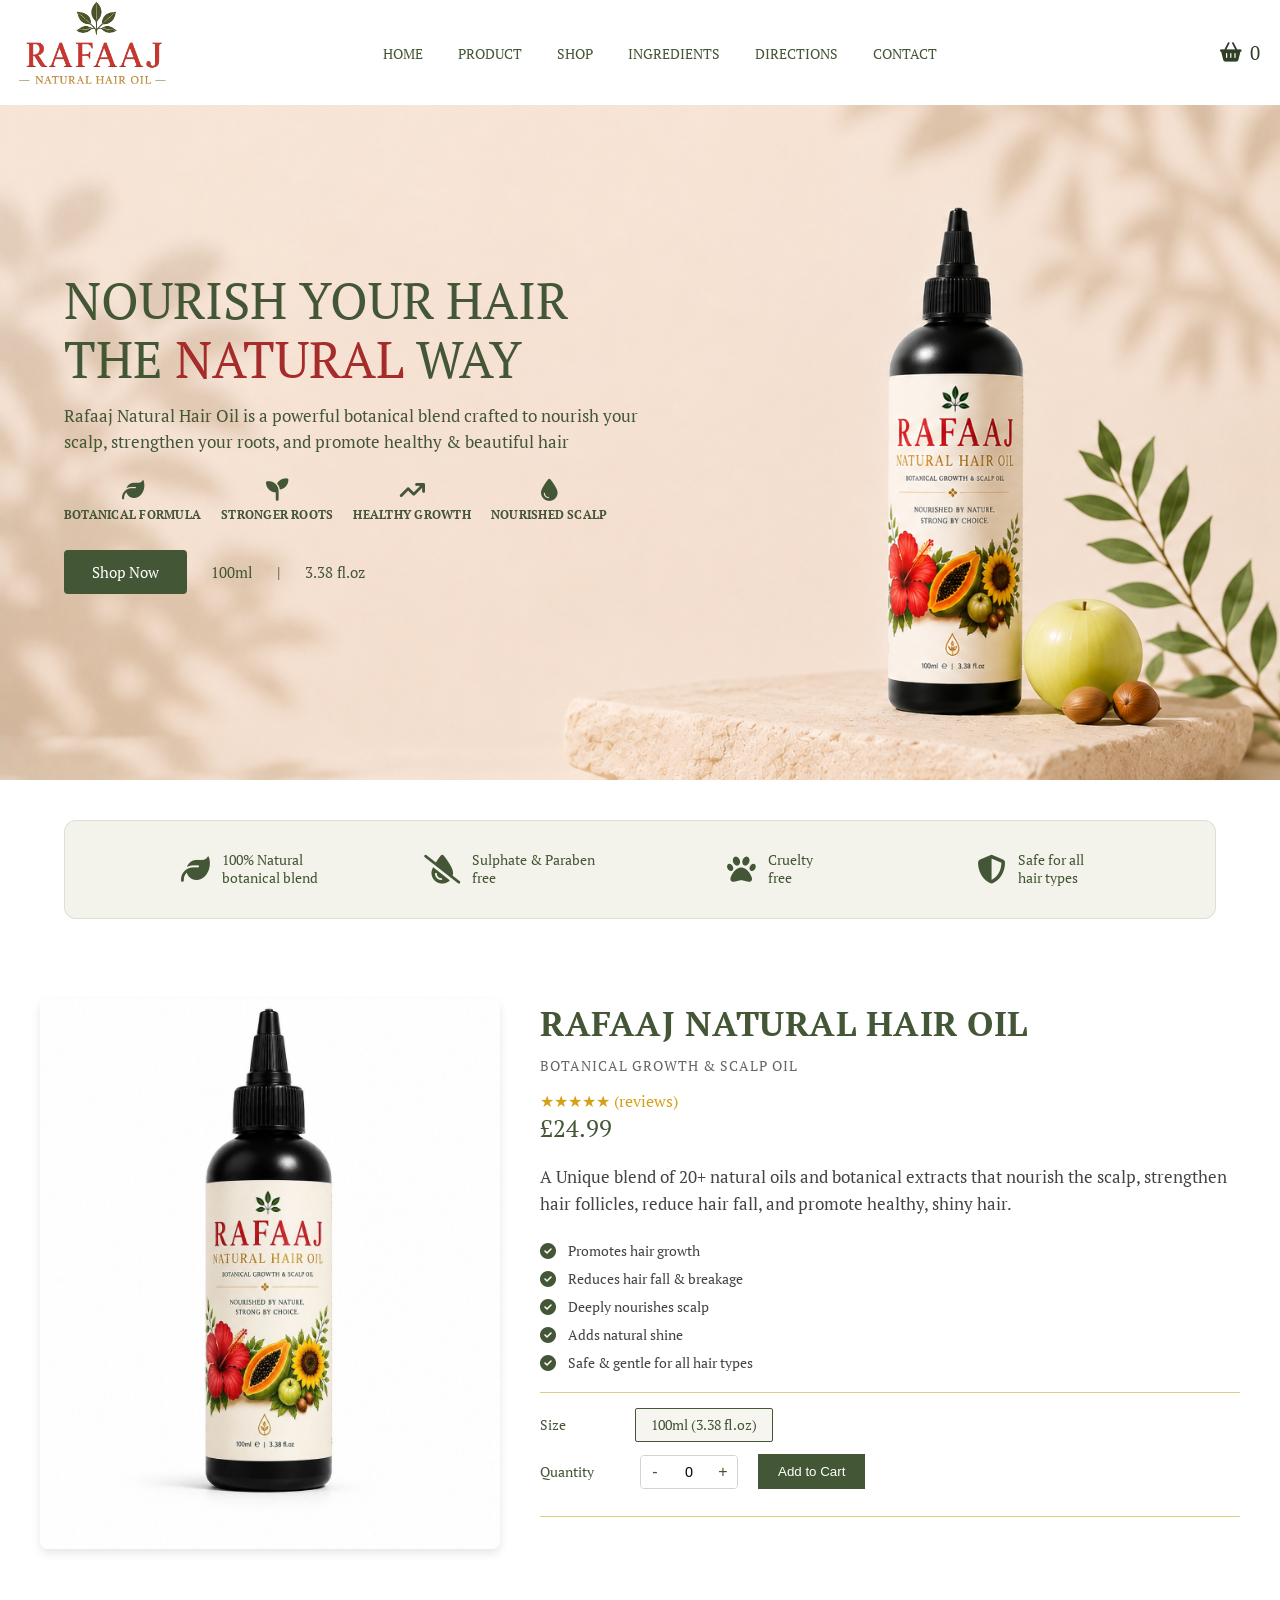
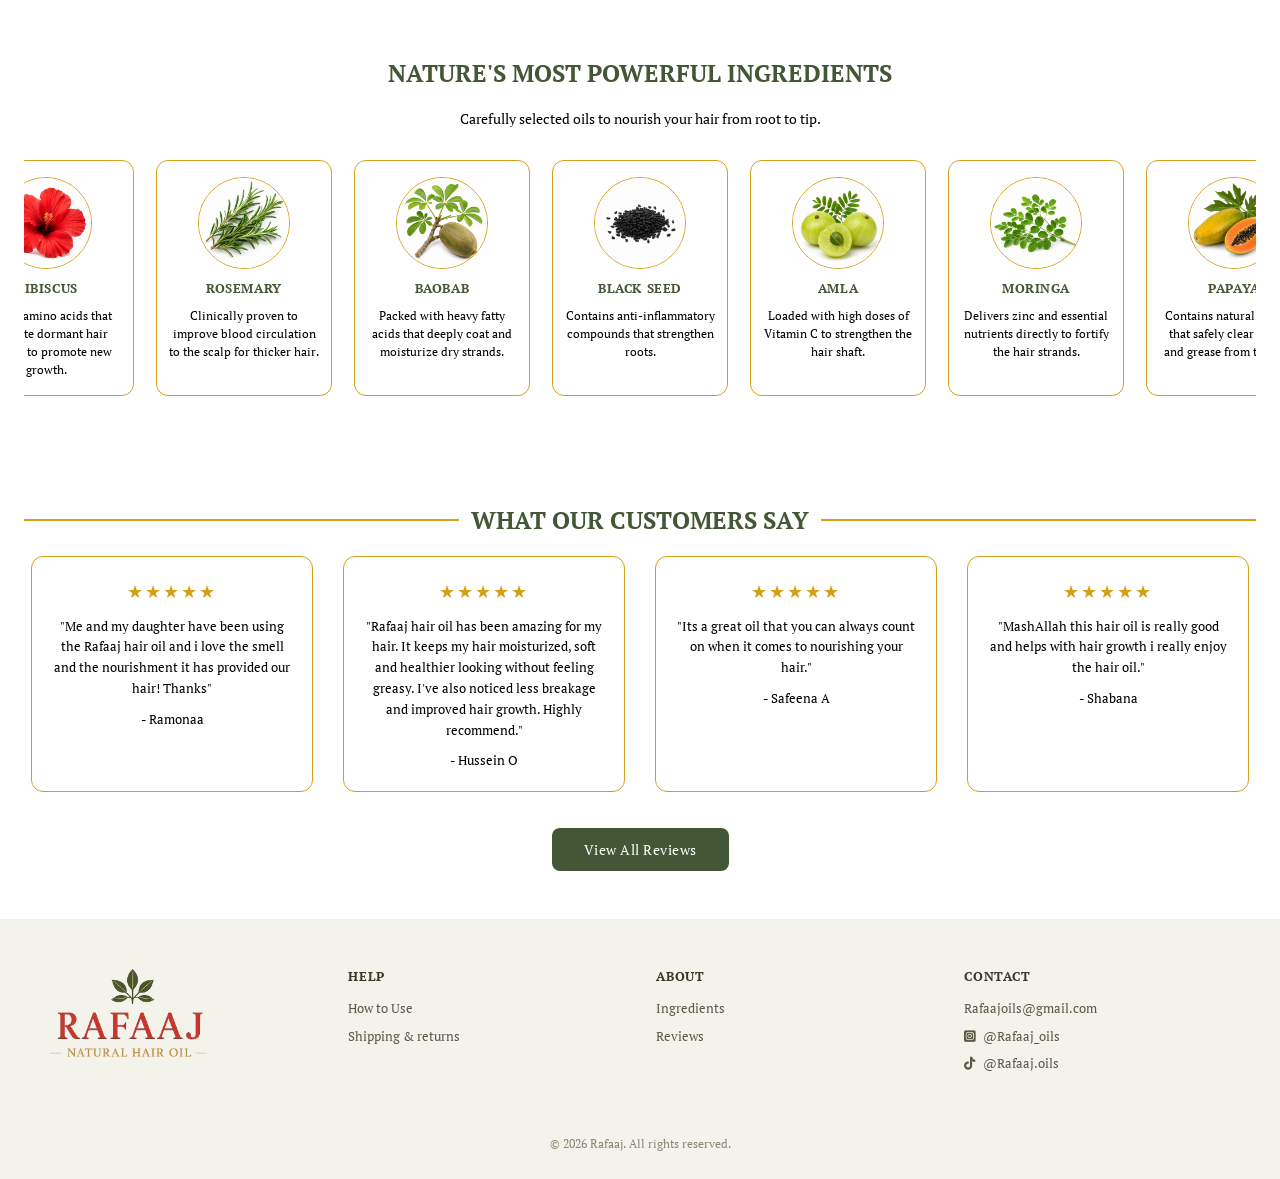
<file: index.html>
<!DOCTYPE html>
<html lang="en">
<head>
    <meta charset="UTF-8">
    <meta name="viewport" content="width=device-width, initial-scale=1.0">
    <title>Rafaaj Oil home  </title>

    <link rel="stylesheet" href="global.css">
    <link rel="stylesheet" href="components.css">
    <link rel="stylesheet" href="home.css">

    <link rel="preconnect" href="https://fonts.googleapis.com">
<link rel="preconnect" href="https://fonts.gstatic.com" crossorigin>
<link href="https://fonts.googleapis.com/css2?family=PT+Serif:ital,wght@0,400;0,700;1,400;1,700&display=swap" rel="stylesheet">
    <link rel="stylesheet" href="https://cdnjs.cloudflare.com/ajax/libs/font-awesome/6.7.2/css/all.min.css">
</head>
<body>
    
<header >
    


<nav class="nav-bar"> 

        <a href="index.html"><img src="rafaaj-logo-transparent.png" alt="Rafaaj natural hair oil logo"></a>
        <ul class="nav-links">
  <li class="close-menu-item">
    <button class="close-btn" type="button" aria-label="Close menu">
      <i class="fa-solid fa-xmark"></i>
    </button>
  </li>

  <li><a href="#hero">HOME</a></li>
  <li><a href="#product">PRODUCT</a></li>
  <li><a href="product.html#shop">SHOP</a></li>
  <li><a href="product.html#accordion">INGREDIENTS</a></li>
  <li><a href="product.html#accordion">DIRECTIONS</a></li>
  <li><a href="#footer">CONTACT</a></li>
</ul>
             <div class="nav-actions">
  <a class="nav-cart" href="cart.html">
    <i class="fa-solid fa-basket-shopping"></i>
    <span>0</span>
  </a>

  <button class="menu-btn" type="button" aria-label="Open menu">
    <i class="fa-solid fa-bars"></i>
  </button>
</div>
            </nav>
</header>

<section id="hero" >
<div class="hero-info">
<h1>NOURISH YOUR HAIR THE <span class="hero-word-natural">NATURAL</span> WAY</h1>
<h2>Rafaaj Natural Hair Oil is a powerful botanical blend crafted to nourish your scalp, strengthen your roots, and promote healthy & beautiful hair</h2>

<div class="hero-benefits">

    <div class="benefit">
        <i class="fa-solid fa-leaf"></i>
        <p>BOTANICAL FORMULA</p>
    </div>

    <div class="benefit">
        <i class="fa-solid fa-seedling"></i>
        <p>STRONGER ROOTS</p>
    </div>

    <div class="benefit">
        <i class="fa-solid fa-arrow-trend-up"></i>
        <p>HEALTHY GROWTH</p>
    </div>

    <div class="benefit">
        <i class="fa-solid fa-droplet"></i>
        <p>NOURISHED SCALP</p>
    </div>

</div>



<div class="btn-shop-now">
<a class="btn-shop-now-btn" href="product.html">Shop Now</a>
<span class="hero-measure">100ml</span>
<span class="hero-measure divider">|</span>
<span class="hero-measure">3.38 fl.oz</span>
</div>

</div>
</section>



<section class="benefits-banner">
    
    <div class="feature-item">
        <i class="fa-solid fa-leaf"></i>
        <p>100% Natural<br>botanical blend</p>
    </div>

    <div class="feature-item">
        <i class="fa-solid fa-droplet-slash"></i>
        <p>Sulphate & Paraben<br>free</p>
    </div>

    <div class="feature-item">
        <i class="fa-solid fa-paw"></i>
        <p>Cruelty<br>free</p>
    </div>

    <div class="feature-item">
        <i class="fa-solid fa-shield-halved"></i>
        <p>Safe for all<br>hair types</p>
    </div>

</section>

<section class="product-showcase" id="product">
    
    
    <div id="product-photo">
        <img src="rafaaj-photo-1.JPG" alt="product image of rafaaj hair oil in a plain white background">
        <img src="rafaaj-photo-2.JPG" alt="rafaaj hair oil shown with a bubble bath in the background and a candle and flowers on the side">
        <img src="rafaaj-photo-3.JPG" alt="rafaaj hair oil shown with flowers and fruits in the background">
        <img src="rafaaj-photo-4.JPG" alt="rafaaj hair oil shown with a woman in the back showing her hair and posing">
    </div>

<div class="all-info-product">
    <div class="product-info">
        <a class="btn-shop-now-btn" href="product.html"><h2>RAFAAJ NATURAL HAIR OIL</h2></a>

       <h3>BOTANICAL GROWTH & SCALP OIL</h3>
    
        <a class="product-review-stars" href="product.html#reviews-product-page"><p>★★★★★  (reviews)</p></a>
       <p>£24.99</p>
       <p>A Unique blend of 20+ natural oils and botanical extracts that nourish the scalp, strengthen hair follicles, reduce hair fall, and promote healthy, shiny hair.</p>
       
<div class="product-info-5">   
    <div>
        <i class="fa-solid fa-circle-check" style="color: #435635;"></i>
        <p>Promotes hair growth</p>
    </div>
    <div>
        <i class="fa-solid fa-circle-check" style="color: #435635;"></i>
        <p>Reduces hair fall & breakage</p>
    </div>
    <div>
        <i class="fa-solid fa-circle-check" style="color: #435635;"></i>
        <p>Deeply nourishes scalp</p>
    </div>
    <div>
        <i class="fa-solid fa-circle-check" style="color: #435635;"></i>
        <p>Adds natural shine</p>
    </div>
    <div>
        <i class="fa-solid fa-circle-check" style="color: #435635;"></i>
        <p>Safe & gentle for all hair types</p>
    </div>
</div>
    </div>

    <div class="product-purchase-options">
    
    <div class="options-row">
        <span class="options-label">Size</span>
        <div class="size-box">100ml (3.38 fl.oz)</div>
    </div>

    <div class="options-row buy-row">
        <span class="options-label">Quantity</span>
        
        <div class="quantity-selector">
            <button type="button" class="qty-btn">-</button>
            <input type="number" value="0" min="0" class="qty-input" autocomplete="off">
            <button type="button" class="qty-btn">+</button>
        </div>

        <button type="submit" class="btn-add-to-cart">Add to Cart</button>
    </div>

</div>
</div>

</section>



<section id="ingredients-boxes" class="ingredients-section">
    <h2>NATURE'S MOST POWERFUL INGREDIENTS</h2>
    <h3>Carefully selected oils to nourish your hair from root to tip.</h3>

    <div class="ingredients-row">
    <div>
        <img src="hibiscus-rafaaj.png" alt="plain photo of a red hibiscus flower shown in a white background">
        <h4>HIBISCUS</h4> 
        <p>Rich in amino acids that stimulate dormant hair follicles to promote new growth.</p>
    </div>

    <div>
        <img src="rosemary-rafaaj.png" alt="plain photo of rosemary shown in a white background">
        <h4>ROSEMARY</h4> 
        <p>Clinically proven to improve blood circulation to the scalp for thicker hair.</p>
    </div>

    <div>
        <img src="baobab-rafaaj.png" alt="plain photo of a Baobab plant shown in a white background">
        <h4>BAOBAB</h4> 
        <p>Packed with heavy fatty acids that deeply coat and moisturize dry strands.</p>
    </div>

    <div>
        <img src="blackseed-rafaaj.png" alt="plain photo of black seed shown in a white background">
        <h4>BLACK SEED</h4> 
        <p>Contains anti-inflammatory compounds that strengthen roots.</p>
    </div>

    <div>
        <img src="amla-rafaaj.png" alt="plain photo of an amla plant shown in a white background">
        <h4>AMLA</h4> 
        <p>Loaded with high doses of Vitamin C to strengthen the hair shaft.</p>
    </div>

    <div>
        <img src="moringa-rafaaj.png" alt="plain photo of a moringa plant shown in a white background">
        <h4>MORINGA</h4> 
        <p>Delivers zinc and essential nutrients directly to fortify the hair strands.</p>
    </div>

    <div>
        <img src="papaya-rafaaj.png" alt="plain photo of papaya shown in a white background">
        <h4>PAPAYA</h4> 
        <p>Contains natural enzymes that safely clear buildup and grease from the scalp.</p>
    </div>
 </div>
</section>

<section id="reviews">
<h2>WHAT OUR CUSTOMERS SAY</h2>

<div class="review-boxes">
 <div> 
 <p>★★★★★</p>
 <p>"Me and my daughter have been using the Rafaaj hair oil and i love the smell and the nourishment it has provided our hair! Thanks"</p>
 <p>- Ramonaa</p>
</div>

<div> 
 <p>★★★★★</p>
 <p>"Rafaaj hair oil has been amazing for my hair. It keeps my hair moisturized, soft and healthier looking without feeling greasy. I've also noticed less breakage and improved hair growth. Highly recommend."</p>
 <p>- Hussein O</p>
</div>

<div> 
 <p>★★★★★</p>
 <p>"Its a great oil that you can always count on when it comes to nourishing your hair."</p>
 <p>- Safeena A</p>
 </div>
<div> 
 <p>★★★★★</p>
 <p>"MashAllah this hair oil is really good and helps with hair growth i really enjoy the hair oil."</p>
 <p>- Shabana</p>
 </div>
</div>
<a href="product.html#reviews-product-page" class="view-reviews-btn">View All Reviews</a>
</div>
</section>

<footer id="footer">
  <div class="footer-grid">

    <div class="footer-col">
        <a href="index.html"><img src="rafaaj-logo-transparent.png" alt="Rafaaj natural hair oil logo"></a>
    </div>

    <div class="footer-col">
      <h3>Help</h3>
      <ul>
        <li><a href="product.html#accordion">How to Use</a></li>
        <li><a href="product.html#accordion">Shipping &amp; returns</a></li>
      </ul>
    </div>

    <div class="footer-col">
      <h3>About</h3>
      <ul>
        <li><a href="product.html#accordion">Ingredients</a></li>
        <li><a href="product.html#reviews-product-page">Reviews</a></li>
      </ul>
    </div>

    <div class="footer-col">
      <h3>Contact</h3>
      <p>Rafaajoils@gmail.com</p>

      <a href="https://www.instagram.com/Rafaaj_oils">
        <i class="fa-brands fa-square-instagram"></i> @Rafaaj_oils
      </a>

      <a href="https://www.tiktok.com/@Rafaaj.oils">
        <i class="fa-brands fa-tiktok"></i> @Rafaaj.oils
      </a>
    </div>

  </div>

  <hr class="footer-divider">
  <p class="footer-bottom">© 2026 Rafaaj. All rights reserved.</p>
</footer>

<script src="script.js"></script>
</body>
</html>
</file>
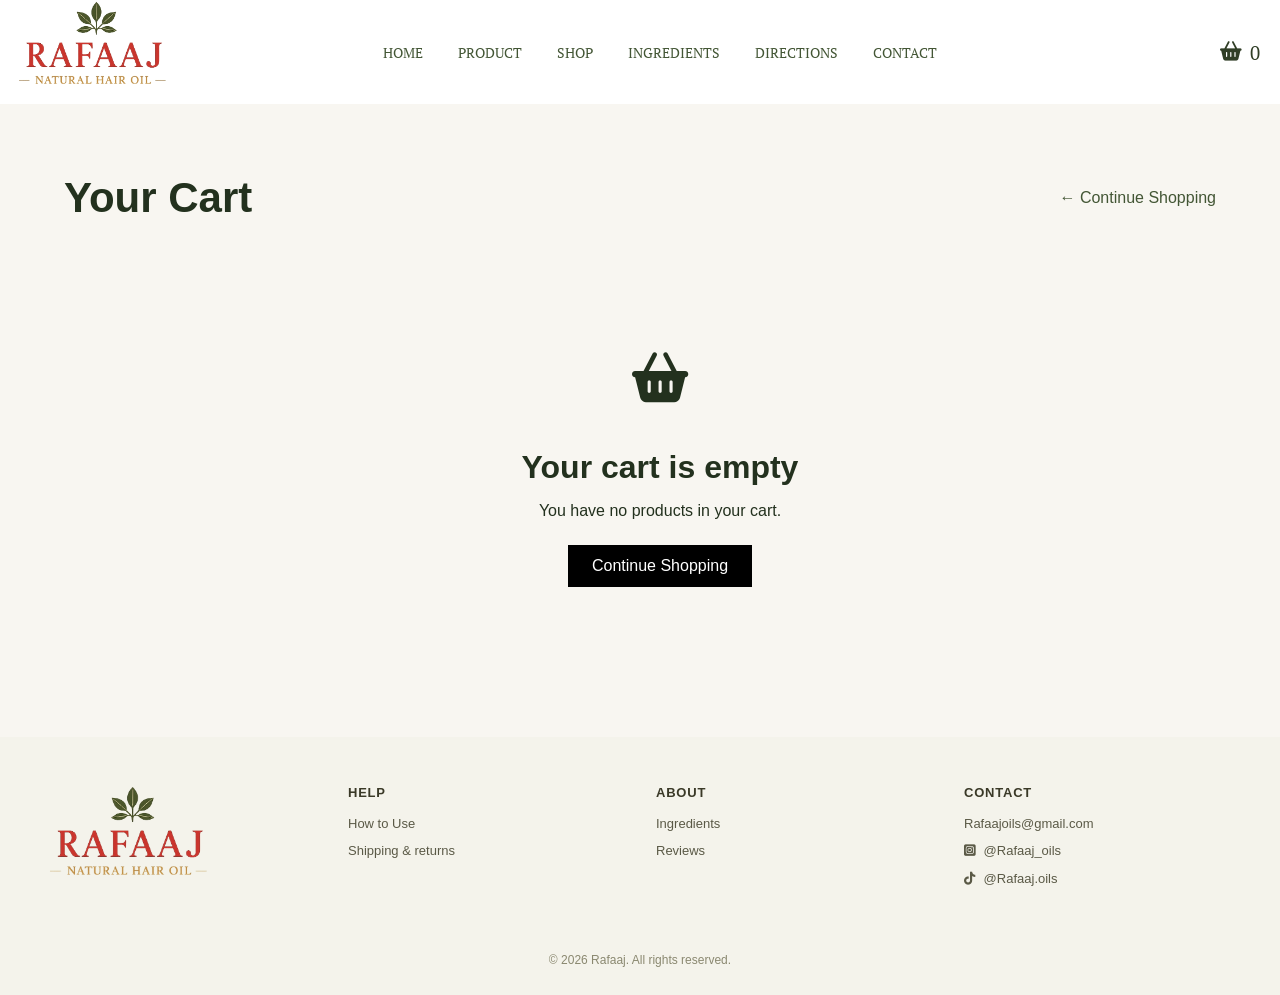
<file: cart.html>
<!DOCTYPE html>
<html lang="en">
<head>
    <meta charset="UTF-8">
    <meta name="viewport" content="width=device-width, initial-scale=1.0">
    <title>Rafaaj Oil cart  </title>

    <link rel="stylesheet" href="global.css">
    <link rel="stylesheet" href="components.css">
    <link rel="stylesheet" href="cart.css">

    <link rel="preconnect" href="https://fonts.googleapis.com">
<link rel="preconnect" href="https://fonts.gstatic.com" crossorigin>
<link href="https://fonts.googleapis.com/css2?family=PT+Serif:ital,wght@0,400;0,700;1,400;1,700&display=swap" rel="stylesheet">
    <link rel="stylesheet" href="https://cdnjs.cloudflare.com/ajax/libs/font-awesome/6.7.2/css/all.min.css">
</head>
<body>
    
<header >
    


<nav class="nav-bar"> 

        <a href="index.html"><img src="rafaaj-logo-transparent.png" alt="Rafaaj natural hair oil logo"></a>
        <ul class="nav-links">
  <li class="close-menu-item">
    <button class="close-btn" type="button" aria-label="Close menu">
      <i class="fa-solid fa-xmark"></i>
    </button>
  </li>

  <li><a href="index.html">HOME</a></li>
  <li><a href="index.html">PRODUCT</a></li>
  <li><a href="product.html#shop">SHOP</a></li>
  <li><a href="product.html#accordion">INGREDIENTS</a></li>
  <li><a href="product.html#accordion">DIRECTIONS</a></li>
  <li><a href="#footer">CONTACT</a></li>
</ul>
             <div class="nav-actions">
  <a class="nav-cart" href="cart.html">
    <i class="fa-solid fa-basket-shopping"></i>
    <span>0</span>
  </a>

  <button class="menu-btn" type="button" aria-label="Open menu">
    <i class="fa-solid fa-bars"></i>
  </button>
</div>
            </nav>
</header>





<main class="cart-page">

    <div class="cart-heading">
        <h1>Your Cart</h1>
        <a class="continue-shopping" href="product.html">← Continue Shopping</a>
    </div>

    

    <div class="cart-item">

        <div class="product-details">

            <img src="rafaaj-cart-img.jpg" alt="Rafaaj Hair Oil">

            <div class="product-info">

    <h2>Rafaaj Hair Oil</h2>

    <p class="size">100ml (3.38 fl. oz)</p>
    <P class="price-before">£24.99</P>

    <div class="stock">
        <i class="fa-solid fa-circle-check"></i>
        <p>In Stock</p>
    </div>

    <div class="remove">
        <i class="fa-regular fa-trash-can"></i>
        <p>Remove</p>
    </div>

</div>

        </div>

        <div class="quantity-selector">
            <button>-</button>

            <input type="number" value="1" min="1">

            <button>+</button>
        </div>

        <div class="price">
          
            <p>£24.99</p>
        </div>

    </div>

    <div class="cart-bottom">

        <div class="order-summary">

            <h2>Order Summary</h2>

            <div class="summary-row">
                <span>Subtotal</span>
                <span>£24.99</span>
            </div>

            <div class="summary-row">
    <span>Shipping</span>
    <span>Calculated at checkout</span>
</div>

            <div class="summary-row total">
    <span>Total</span>
    <span>£24.99 + shipping</span>
</div>

           <a href="https://buy.stripe.com/test_14A14o4pdeSU58990LbMQ00" class="checkout-btn">
    Checkout
</a>

        </div>

        <div class="discount-box hidden">

            <div class="discount-title">
                <i class="fa-solid fa-tag"></i>
                <h3>Discount Code</h3>
            </div>

            <div class="discount-input">

                <input
                    type="text"
                    placeholder="Enter your code">

                <button>Apply</button>

            </div>

            <p id="discountMessage"></p>

        </div>

        

    </div>

</main>







<footer id="footer">
  <div class="footer-grid">

    <div class="footer-col">
        <a href="index.html"><img src="rafaaj-logo-transparent.png" alt="Rafaaj natural hair oil logo"></a>
    </div>

    <div class="footer-col">
      <h3>Help</h3>
      <ul>
        <li><a href="product.html#accordion">How to Use</a></li>
        <li><a href="product.html#accordion">Shipping &amp; returns</a></li>
      </ul>
    </div>

    <div class="footer-col">
      <h3>About</h3>
      <ul>
        <li><a href="product.html#accordion">Ingredients</a></li>
        <li><a href="product.html#reviews-product-page">Reviews</a></li>
      </ul>
    </div>

    <div class="footer-col">
      <h3>Contact</h3>
      <p>Rafaajoils@gmail.com</p>

      <a href="https://www.instagram.com/Rafaaj_oils">
        <i class="fa-brands fa-square-instagram"></i> @Rafaaj_oils
      </a>

      <a href="https://www.tiktok.com/@Rafaaj.oils">
        <i class="fa-brands fa-tiktok"></i> @Rafaaj.oils
      </a>
    </div>

  </div>

  <hr class="footer-divider">
  <p class="footer-bottom">© 2026 Rafaaj. All rights reserved.</p>
</footer>

<script src="script.js"></script>
</body>
</html>
</file>
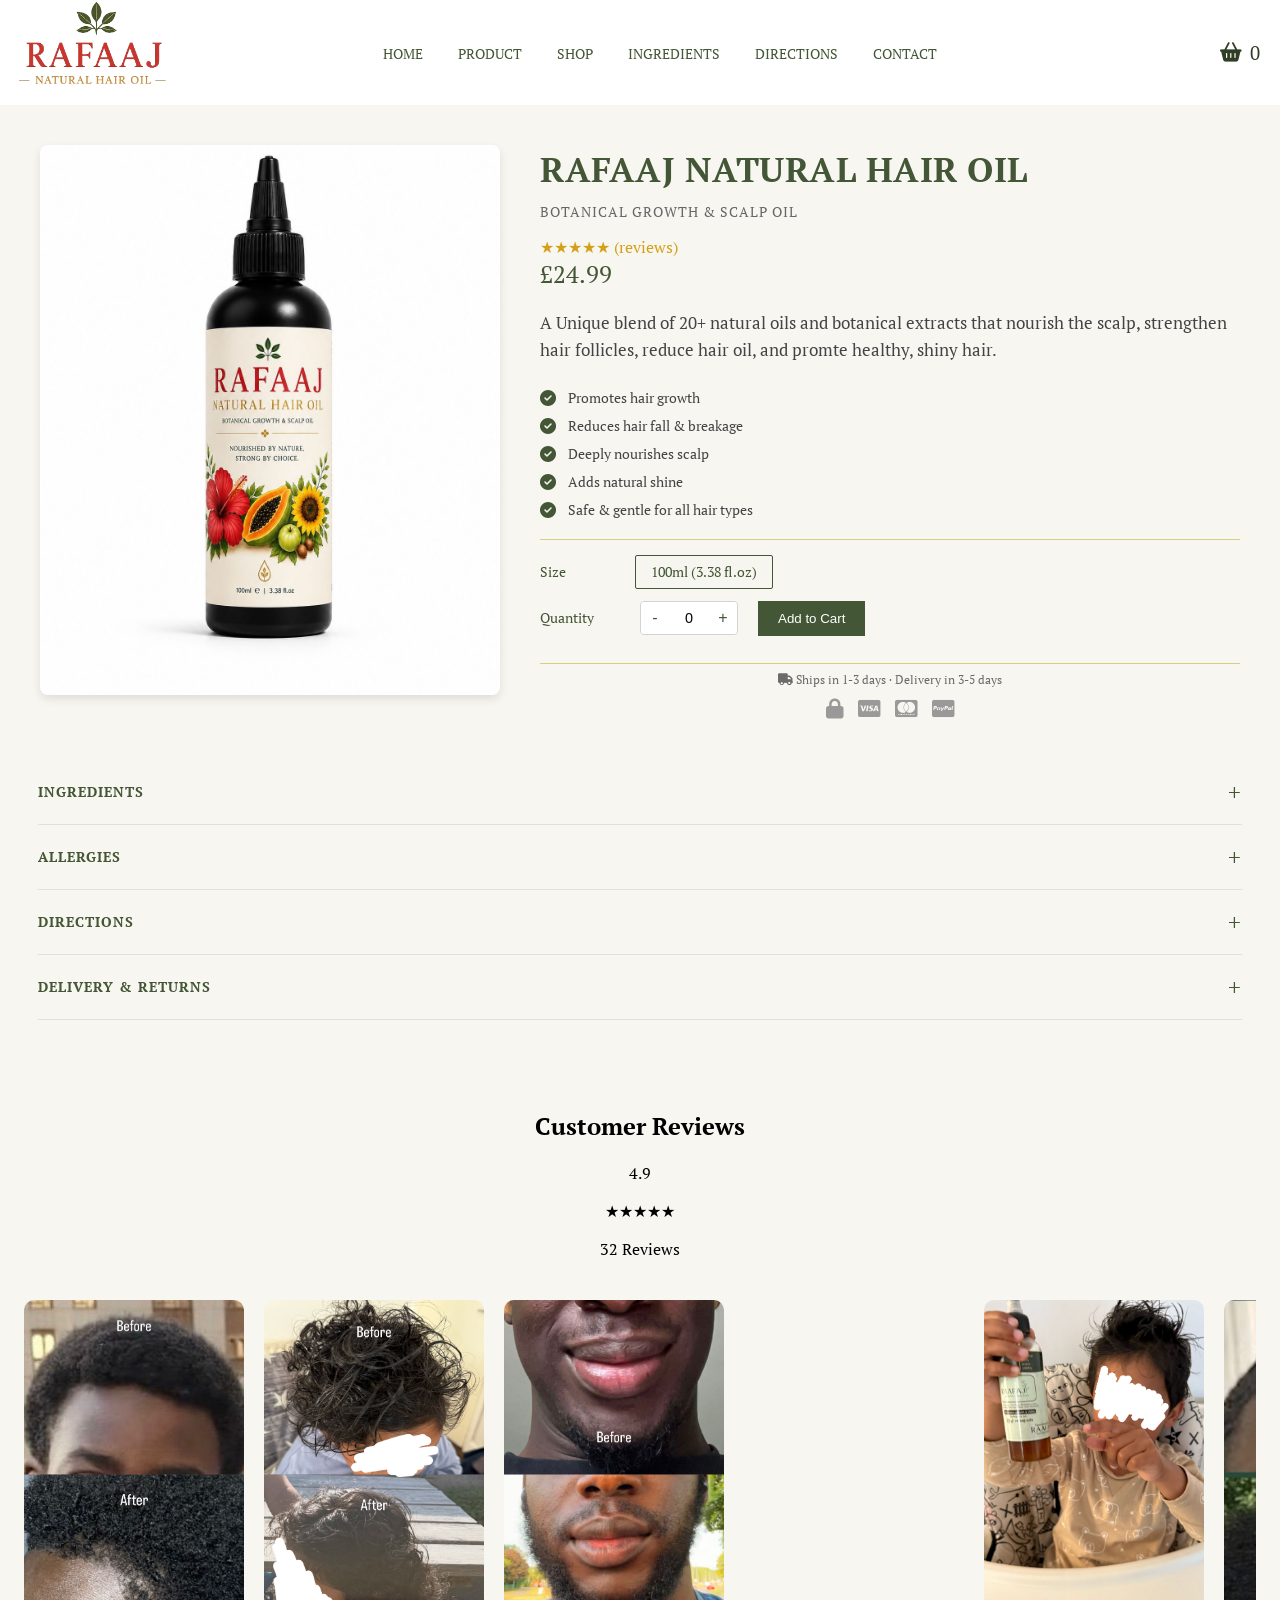
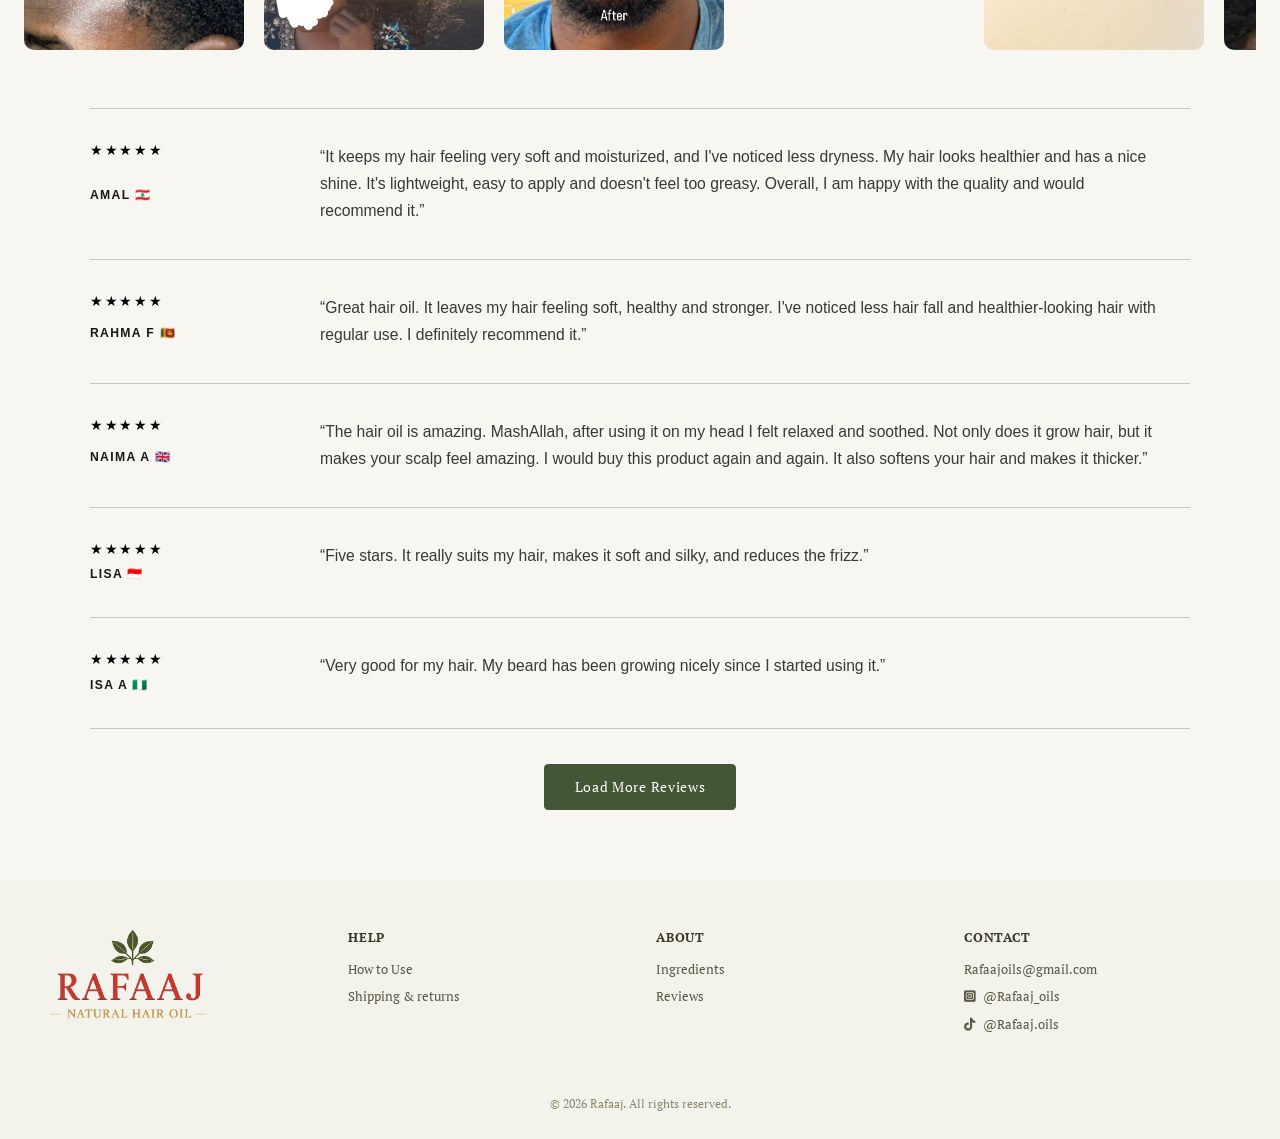
<file: product.html>
<!DOCTYPE html>
<html lang="en">
<head>
    <meta charset="UTF-8">
    <meta name="viewport" content="width=device-width, initial-scale=1.0">
    <title>Rafaaj Oil product </title>

    <link rel="stylesheet" href="global.css">
    <link rel="stylesheet" href="components.css">
    <link rel="stylesheet" href="product.css">
    

    <link rel="preconnect" href="https://fonts.googleapis.com">
<link rel="preconnect" href="https://fonts.gstatic.com" crossorigin>
<link href="https://fonts.googleapis.com/css2?family=PT+Serif:ital,wght@0,400;0,700;1,400;1,700&display=swap" rel="stylesheet">
    <link rel="stylesheet" href="https://cdnjs.cloudflare.com/ajax/libs/font-awesome/6.7.2/css/all.min.css">
</head>
<body>
<header >


    <nav class="nav-bar"> 
        <a href="index.html"><img src="rafaaj-logo-transparent.png" alt="Rafaaj natural hair oil logo"></a>
        <ul class="nav-links">
  <li class="close-menu-item">
    <button class="close-btn" type="button" aria-label="Close menu">
      <i class="fa-solid fa-xmark"></i>
    </button>
  </li>

   <li><a href="index.html">HOME</a></li>
  <li><a href="index.html#product">PRODUCT</a></li>
  <li><a href="#shop">SHOP</a></li>
  <li><a href="#accordion">INGREDIENTS</a></li>
  <li><a href="#accordion">DIRECTIONS</a></li>
  <li><a href="#footer">CONTACT</a></li>
</ul>
             <div class="nav-actions">
  <a class="nav-cart" href="cart.html">
    <i class="fa-solid fa-basket-shopping"></i>
    <span>0</span>
  </a>

  <button class="menu-btn" type="button" aria-label="Open menu">
    <i class="fa-solid fa-bars"></i>
  </button>
</div>
            </nav>
</header>

<section class="product-showcase" id="shop">
    
    
    <div id="product-photo">
      <img src="rafaaj-photo-1.JPG" alt="product image of rafaaj hair oil in a plain white background">
      <img src="rafaaj-photo-2.JPG" alt="rafaaj hair oil shown with a bubble bath in the background and a candle and flowers on the side">
        <img src="rafaaj-photo-3.JPG" alt="rafaaj hair oil shown with flowers and fruits in the background">
        <img src="rafaaj-photo-4.JPG" alt="rafaaj hair oil shown with a woman in the back showing her hair and posing">
    </div>

<div class="all-info-product">
    <div class="product-info">
        <a class="btn-shop-now-btn"><h2>RAFAAJ NATURAL HAIR OIL</h2></a>

       <h3>BOTANICAL GROWTH & SCALP OIL</h3>
    
        <a class="product-review-stars" href="product.html#reviews-product-page"><p>★★★★★  (reviews)</p></a>
       <p>£24.99</p>
       <p>A Unique blend of 20+ natural oils and botanical extracts that nourish the scalp, strengthen hair follicles, reduce hair oil, and promte healthy, shiny hair.</p>
       
<div class="product-info-5">   
    <div>
        <i class="fa-solid fa-circle-check" style="color: #435635;"></i>
        <p>Promotes hair growth</p>
    </div>
    <div>
        <i class="fa-solid fa-circle-check" style="color: #435635;"></i>
        <p>Reduces hair fall & breakage</p>
    </div>
    <div>
        <i class="fa-solid fa-circle-check" style="color: #435635;"></i>
        <p>Deeply nourishes scalp</p>
    </div>
    <div>
        <i class="fa-solid fa-circle-check" style="color: #435635;"></i>
        <p>Adds natural shine</p>
    </div>
    <div>
        <i class="fa-solid fa-circle-check" style="color: #435635;"></i>
        <p>Safe & gentle for all hair types</p>
    </div>
</div>
    </div>

    <div class="product-purchase-options">
    
    <div class="options-row">
        <span class="options-label">Size</span>
        <div class="size-box">100ml (3.38 fl.oz)</div>
    </div>

    <div class="options-row buy-row">
        <span class="options-label">Quantity</span>
        
        <div class="quantity-selector">
            <button type="button" class="qty-btn">-</button>
            <input type="number" value="0" min="0" class="qty-input" autocomplete="off">
            <button type="button" class="qty-btn">+</button>
        </div>

<button type="button" class="btn-add-to-cart">
  Add to Cart
</button>    </div>

</div>
<p class="delivery-note">
  <i class="fa-solid fa-truck"></i> Ships in 1-3 days &middot; Delivery in 3-5 days
</p>
<div class="trust-icons">
  <i class="fa-solid fa-lock"></i>
  <i class="fa-brands fa-cc-visa"></i>
  <i class="fa-brands fa-cc-mastercard"></i>
  <i class="fa-brands fa-cc-paypal"></i>
</div>
</div>


</section>



<section id="accordion">
  <div class="product-accordion">

<details>
    <summary>INGREDIENTS</summary>    
<p>Simmondsia chinensis (jojoba) seed oil, Sesamum indicum (sesame) seed oil, Ricinus communis (castor) seed oil, Cannabis sativa (hemp) seed oil, Cucurbita pepo (pumpkin) seed oil, Moringa oleifera (moringa) seed oil, Adansonia digitata (baobab) seed oil, Eruca sativa (taramira) seed oil, Calophyllum inophyllum (tamanu) seed oil, Tocopherol, Helianthus annuus (sunflower) seed oil, Nigella sativa (black seed) seed oil, Lactobacillus/papaya fruit ferment extract, Rosmarinus officinalis (rosemary) leaf oil, Mentha piperita (peppermint) oil, Rosmarinus officinalis (rosemary) leaf extract, Carica papaya (papaya) seed oil, Melia azadirachta (neem) seed oil, Trigonella foenum-graecum (fenugreek) seed extract, Eugenia caryophyllus (clove) bud extract, Urtica dioica (nettle) leaf extract, Phyllanthus emblica (amla) fruit extract, Hibiscus sabdariffa (hibiscus) flower extract, Limonene, Linalool, Eugenol, Citral, Geraniol.</p></details>


<details>
    <summary>ALLERGIES</summary>
    <p>Please review our ingredients if you have sensitive skin or known allergies:</p>
    <ul>
        <li>Nut & Seed Allergies: Contains Sesame Oil and Tamanu Oil (derived from tree nuts), alongside various plant seed oils.</li>
        <li>Peanut Allergy Note: Contains Fenugreek, a legume that may cross-react if you have a severe peanut or chickpea allergy.</li>
        <li>Essential Oils & Botanicals: Contains active plant extracts like Rosemary, Peppermint, and Clove.</li>
        <li>Natural Allergens: Contains Limonene, Linalool, Eugenol, Citral, and Geraniol (natural compounds found in our essential oils).</li>
    </ul>
    <p>Always Patch Test First: Apply 2–3 drops to your inner elbow or behind your ear. Leave for 24 hours. If any redness, itching, or irritation occurs, wash the area and discontinue use.</p>
</details>

<details>
    <summary>DIRECTIONS</summary>
    <p>This oil can be used as a daily oil or a deep pre-wash treatment. Just massage a few drops into your scalp and leave it on for as long as you want, even overnight, then wash it out with your regular shampoo. Use 2-3 times weekly for best results.</p>
</details>


<details>
    <summary>DELIVERY & RETURNS</summary>
    <p>Shipping: Orders are processed within 1–3 business days. Once shipped, standard delivery takes about 3–5 business days. A tracking number will be emailed to you instantly.</p>
    <p>Returns: We cannot accept standard returns or exchanges. However, If you experience an allergic reaction, please contact us within 14 days of delivery and we will gladly accept the return and cover all return shipping costs to make it right.</p>
</details>

</div>

</section>


<section id="reviews-product-page">

  <h2>Customer Reviews</h2>

  <div class="reviews-summary">
    <p class="reviews-score">4.9</p>
    <p class="reviews-stars" aria-label="4.9 out of 5 stars">★★★★★</p>
    <p class="reviews-count">32 Reviews</p>
  </div>

<div class="review-photo">
    <img src="rafaaj-before&after-1.JPG" alt="A before and after comparison showing hair growth on a boy's hairline">
    <img src="rafaaj-before&after-2.JPG" alt="A before and after comparison showing growth in a little girl's hair length">
    
    <img src="rafaaj-before-after-4.JPG" alt="A before and after comparison showing a man's beard growth">
    <video autoplay muted loop playsinline>
    <source src="rafaaj-video1-review.mp4" type="video/mp4">
    Your browser does not support the video tag.
</video>
    <img src="rafaaj-review-photo-1.JPG" alt="A young boy holding the hair oil bottle">
    <img src="rafaaj-before-after-3.JPG" alt="A before and after comparison showing a boy's hair growth">

    
</div>


  <div class="all-reviews-box-product" >

     <div class="review-item">
      <p class="review-rating" aria-label="5 out of 5 stars">★★★★★</p>
      <p class="review-author">Amal 🇱🇧</p>
      <p class="review-text">
        “It keeps my hair feeling very soft and moisturized, and I've noticed less dryness. My hair looks healthier and has a nice shine. It's lightweight, easy to apply and doesn't feel too greasy. Overall, I am happy with the quality and would recommend it.”
      </p>
    </div>

     <div class="review-item">
      <p class="review-rating" aria-label="5 out of 5 stars">★★★★★</p>
      <p class="review-author">Rahma F 🇱🇰</p>
      <p class="review-text">
        “Great hair oil. It leaves my hair feeling soft, healthy and stronger. I've noticed less hair fall and healthier-looking hair with regular use. I definitely recommend it.”
      </p>
    </div>

    <div class="review-item">
      <p class="review-rating" aria-label="5 out of 5 stars">★★★★★</p>
      <p class="review-author">Naima A 🇬🇧</p>
      <p class="review-text">
        “The hair oil is amazing. MashAllah, after using it on my head I felt relaxed and soothed. Not only does it grow hair, but it makes your scalp feel amazing. I would buy this product again and again. It also softens your hair and makes it thicker.”
      </p>
    </div>

<div class="review-item">
      <p class="review-rating" aria-label="5 out of 5 stars">★★★★★</p>
      <p class="review-author">Lisa 🇮🇩</p>
      <p class="review-text">
        “Five stars. It really suits my hair, makes it soft and silky, and reduces the frizz.”
      </p>
    </div>

    <div class="review-item">
      <p class="review-rating" aria-label="5 out of 5 stars">★★★★★</p>
      <p class="review-author">Isa A 🇳🇬</p>
      <p class="review-text">
        “Very good for my hair. My beard has been growing nicely since I started using it.”
      </p>
    </div>

    <div class="review-item">
      <p class="review-rating" aria-label="5 out of 5 stars">★★★★★</p>
      <p class="review-author">S 🇬🇧</p>
      <p class="review-text">
        “Perfect oil for all hair types. This oil is very good. My hair has improved a lot.”
      </p>
    </div>

<div class="review-item">
      <p class="review-rating" aria-label="5 out of 5 stars">★★★★★</p>
      <p class="review-author">Amina 🇩🇿</p>
      <p class="review-text">
        “Outstanding oil, MashAllah. I've used one bottle so far, and the way it makes the hair silky is magical. After so much damage from a keratin treatment, I lost hope of retrieving my curls. This oil definitely made a big difference, and I am happy with the results. I'm excited to try the new and improved product, InshAllah. Keep it going.”
      </p>
    </div>

    <div class="review-item">
      <p class="review-rating" aria-label="5 out of 5 stars">★★★★★</p>
      <p class="review-author">Hussania Y 🇦🇺</p>
      <p class="review-text">
        "Rafaaj oil stands out for me cause its all natural and no artifical ingredients. A product i look forward to buying again. Nice and affordable. Thank you Rafaaj."      
      </p>
    </div>

    <div class="review-item">
      <p class="review-rating" aria-label="5 out of 5 stars">★★★★★</p>
      <p class="review-author">Hussein O 🇳🇬</p>
      <p class="review-text">
        “Rafaaj Hair Oil has been amazing for my hair. It keeps my hair moisturized, soft and healthier-looking without feeling greasy. I've also noticed less breakage and improved hair growth. Highly recommend.”
      </p>
    </div>

    <div class="review-item">
      <p class="review-rating" aria-label="5 out of 5 stars">★★★★★</p>
      <p class="review-author">Hajara M 🇬🇧</p>
      <p class="review-text">
        “The oil is worth the buy. I see visible improvement in the texture of my hair, and it has looked hydrated lately. The growth is slow, perhaps because I'm still losing ends and not retaining the growth. Overall, it is a good oil and I would recommend it to anyone looking for a good hair oil.”
      </p>
    </div>



    <div class="review-item">
      <p class="review-rating" aria-label="5 out of 5 stars">★★★★★</p>
      <p class="review-author">Shabana 🇬🇧</p>
      <p class="review-text">
        “MashaAllah, this hair oil is really good and helps with hair growth. I really enjoy the hair oil.”
      </p>
    </div>

 <div class="review-item">
      <p class="review-rating" aria-label="5 out of 5 stars">★★★★★</p>
      <p class="review-author">Kamila A 🇬🇭</p>
      <p class="review-text">
        “Rafaaj Hair Oil has shown me amazing results. Other than growing my hair really quickly, it stopped my hair from getting tangled. It is also very relaxing when you apply it. Results started to show in around two weeks, which is incredibly fast. I'm so grateful that I came across this oil, and what makes me even happier is that the results don't disappoint. The results are incredible.”
      </p>
    </div>

    <div class="review-item">
      <p class="review-rating" aria-label="5 out of 5 stars">★★★★★</p>
      <p class="review-author">Sarena 🇬🇧</p>
      <p class="review-text">
        “I've been using Rafaaj Hair Oil and I am very happy with the results. It leaves my hair feeling soft, shiny and healthier without feeling greasy. A little goes a long way, and I would definitely recommend it.”
      </p>
    </div>


    <div class="review-item">
      <p class="review-rating" aria-label="5 out of 5 stars">★★★★★</p>
      <p class="review-author">Khadija A 🇬🇭</p>
      <p class="review-text">
        “I really love the hair oil. It helped my hair grow so much. I'm so grateful that I made this investment. The results didn't disappoint me like some other hair oils did. This hair oil is amazing. Anyone who is thinking of buying it should. I 100% recommend it, especially for Afro hair.”
      </p>
    </div>

    <div class="review-item">
      <p class="review-rating" aria-label="5 out of 5 stars">★★★★★</p>
      <p class="review-author">Zenab A 🇬🇧</p>
      <p class="review-text">
        “Absolutely love Rafaaj Hair Oil. It has left my hair feeling noticeably softer, healthier and much more manageable. I've also noticed a beautiful shine, and my hair looks and feels in great condition. Highly recommend.”
      </p>
    </div>

    <div class="review-item">
      <p class="review-rating" aria-label="5 out of 5 stars">★★★★★</p>
      <p class="review-author">Hashina S 🇬🇧</p>
      <p class="review-text">
        “I have been using this new hair oil for a few days now, and I can honestly say it is the best. It makes my hair feel softer, and the oil absorbs nicely into my scalp and strands. I have less frizz and dryness. I would recommend this hair oil to anyone looking to improve their hair. I rate it five stars and I'm going to order another bottle before it gets sold out!”
      </p>
    </div>

    <div class="review-item">
      <p class="review-rating" aria-label="5 out of 5 stars">★★★★★</p>
      <p class="review-author">Ramonaa N 🇬🇧</p>
      <p class="review-text">
        “My daughter and I have been using Rafaaj Hair Oil, and I love the smell and the nourishment it has provided for our hair. Thank you.”
      </p>
    </div>


    <div class="review-item">
      <p class="review-rating" aria-label="5 out of 5 stars">★★★★★</p>
      <p class="review-author">Laura 🇬🇧</p>
      <p class="review-text">
        “I would personally call Rafaaj Oil a miracle oil. Since I've been using it, my hair has been glowing and has become very thick and bushy. I introduced it to my family and friends, and they loved it because it is a clean oil without chemical effects. Rafaaj Oil contains pure organic oils. My son, who is a barber, also uses it for his beard and his clients' beards. Rafaaj Oil is five stars and more. Excellent oil.”
      </p>
    </div>

    <div class="review-item">
      <p class="review-rating" aria-label="5 out of 5 stars">★★★★★</p>
      <p class="review-author">Safeena M 🇳🇬</p>
      <p class="review-text">
        “It's a great oil that you can always count on when it comes to nourishing your hair.”
      </p>
    </div>

    

    <div class="review-item">
      <p class="review-rating" aria-label="5 out of 5 stars">★★★★★</p>
      <p class="review-author">Afifa S 🇬🇧</p>
      <p class="review-text">
        “I have been using this oil for some time, and it's really good. After washing, it makes my hair feel soft and healthy without being too greasy. I would recommend it.”
      </p>
    </div>

    <div class="review-item">
      <p class="review-rating" aria-label="5 out of 5 stars">★★★★★</p>
      <p class="review-author">Zahida S 🇬🇧</p>
      <p class="review-text">
        “I recently started using the hair oil, and its scent is lovely and not too strong. You only need a little, and you can massage it gently into your scalp. I will definitely continue to use it, as it contains many good oils for healthy hair.”
      </p>
    </div>

    <div class="review-item">
      <p class="review-rating" aria-label="5 out of 5 stars">★★★★★</p>
      <p class="review-author">Parveez R 🇬🇧</p>
      <p class="review-text">
        “This hair oil has been very nourishing for my hair and lasts a really long time. My hair has never felt so much healthier after using it.”
      </p>
    </div>

    <div class="review-item">
      <p class="review-rating" aria-label="5 out of 5 stars">★★★★★</p>
      <p class="review-author">Sumayia 🇵🇰</p>
      <p class="review-text">
        “I've been using this hair oil for a few weeks now, and I'm genuinely impressed. It makes my hair feel so much softer, smoother and healthier without feeling greasy or heavy. I've noticed a lot less frizz, and my hair looks shiny and healthy. A little goes a long way, so the bottle lasts ages. I would definitely recommend it to anyone looking to improve the condition of their hair.”
      </p>
    </div>

    <div class="review-item">
      <p class="review-rating" aria-label="5 out of 5 stars">★★★★★</p>
      <p class="review-author">Sara A 🇬🇧</p>
      <p class="review-text">
        “I've been using this on my children, and it has really improved their hair. My son had very fine hair, and it was taking a long time to grow. After using Rafaaj Hair Oil for weeks, I noticed his hair was getting thicker and softer. My daughter has very curly hair and it needs lots of care. I was using various conditioners and curling creams to keep her hair looking smooth between washes. Since using the hair oil, I no longer use the curling creams. Her hair feels silky, soft and shiny, and it is more manageable. Her hair is now long and can be tied up. They get compliments whenever we go out, and I get asked what products I use. I will definitely be a repeat customer.”
      </p>
    </div>

    <div class="review-item">
      <p class="review-rating" aria-label="5 out of 5 stars">★★★★★</p>
      <p class="review-author">Bashir A 🇳🇬</p>
      <p class="review-text">
        “I have been using Rafaaj oils for over a year now, and I can't put into words how pleased I am with the results. I can't wait to see what's next.”
      </p>
    </div>

    <div class="review-item">
      <p class="review-rating" aria-label="5 out of 5 stars">★★★★★</p>
      <p class="review-author">Radiya N 🇬🇧</p>
      <p class="review-text">
        “I'm really impressed with the hair oil. It makes hair feel soft, smooth and shiny without being greasy. I noticed my hair getting fuller and experiencing less breakage. Definitely worth trying.”
      </p>
    </div>

  <div class="review-item">
      <p class="review-rating" aria-label="5 out of 5 stars">★★★★★</p>
      <p class="review-author">Abdullah 🇬🇧</p>
      <p class="review-text">
      "Rafaaj has really benefited my beard growth which I’ve always wanted , it was sold out, but I’m happy it’s back cause it makes my beard darker and also thicker."      
    </p>
    </div>


    <div class="review-item">
      <p class="review-rating" aria-label="5 out of 5 stars">★★★★★</p>
      <p class="review-author">Nashita A 🇬🇭</p>
      <p class="review-text">
        “I have used many hair oils, but none have worked as well as Rafaaj Oil. I noticed effective growth in around two to three weeks. It also helps with breakage and works really well for Afro hair. It is definitely an oil I would recommend to anyone who would like to see quick results. It is 100% worth the purchase. This is a legitimate oil, and the results never disappoint. I am very pleased with the final results.”
      </p>
    </div>

   <div class="review-item">
      <p class="review-rating" aria-label="5 out of 5 stars">★★★★★</p>
      <p class="review-author">Musty 🇬🇧</p>
      <p class="review-text">
      "I’ve been using Rafaaj oil since last October, and now my hair has grown to around 4–5 inches. It feels thicker, healthier, and I’ve noticed much less breakage. Definitely one of the best hair oils I’ve used and I’d highly recommend it!"    
    </p>
    </div>


    <div class="review-item">
      <p class="review-rating" aria-label="5 out of 5 stars">★★★★★</p>
      <p class="review-author">Yossi 🇮🇩</p>
      <p class="review-text">
        “Good hair oil overall. It keeps my hair soft and reduces dryness. I've also found my hair easier to manage with regular use. Happy with the results so far.”
      </p>
    </div>

    <div class="review-item">
      <p class="review-rating" aria-label="5 out of 5 stars">★★★★★</p>
      <p class="review-author">Nusheen 🇬🇧</p>
      <p class="review-text">
        "I have been using this hair all for nearly a year now I use it once a week on a Sunday morning as part of self-care day before I wash it in the evening. I have noticed improvement in my hair conditions. It really well and hair is looking thicker. I definitely recommend this hair oil for me. It's a staple part of my Sunday routine."      
      </p>
    </div>

    <div class="review-item">
      <p class="review-rating" aria-label="4 out of 5 stars">★★★★☆</p>
      <p class="review-author">Hajiya M 🇳🇬</p>
      <p class="review-text">
        “It makes hair full and dark.”
      </p>
    </div>

    <div class="review-item">
      <p class="review-rating" aria-label="4 out of 5 stars">★★★★☆</p>
      <p class="review-author">Aya 🇬🇧</p>
      <p class="review-text">
        “I have been using Rafaaj Hair Oil and, overall, I am very satisfied. The oil helps keep my hair soft, smooth and well-nourished. I have noticed less dryness, and my hair feels healthier after regular use. It also has a pleasant scent and is easy to apply. While the results may take some time to become noticeable, it has been a good addition to my haircare routine.”
      </p>
    </div>

    

    
    

  </div>
<button type="button" id="load-more-reviews">
  Load More Reviews
</button>
</section>




<footer id="footer">
  <div class="footer-grid">

    <div class="footer-col">
        <a href="index.html"><img src="rafaaj-logo-transparent.png" alt="Rafaaj natural hair oil logo"></a>
    </div>

    <div class="footer-col">
      <h3>Help</h3>
      <ul>
        <li><a href="#accordion">How to Use</a></li>
        <li><a href="#accordion">Shipping &amp; returns</a></li>
      </ul>
    </div>

    <div class="footer-col">
      <h3>About</h3>
      <ul>
        <li><a href="#accordion">Ingredients</a></li>
        <li><a href="#reviews-product-page">Reviews</a></li>
      </ul>
    </div>

    <div class="footer-col">
      <h3>Contact</h3>
      <p>Rafaajoils@gmail.com</p>

      <a href="https://www.instagram.com/Rafaaj_oils">
        <i class="fa-brands fa-square-instagram"></i> @Rafaaj_oils
      </a>

      <a href="https://www.tiktok.com/@Rafaaj.oils">
        <i class="fa-brands fa-tiktok"></i> @Rafaaj.oils
      </a>
    </div>

  </div>

  <hr class="footer-divider">
  <p class="footer-bottom">© 2026 Rafaaj. All rights reserved.</p>
</footer>

<script src="script.js"></script>
</body>
</html>
</file>
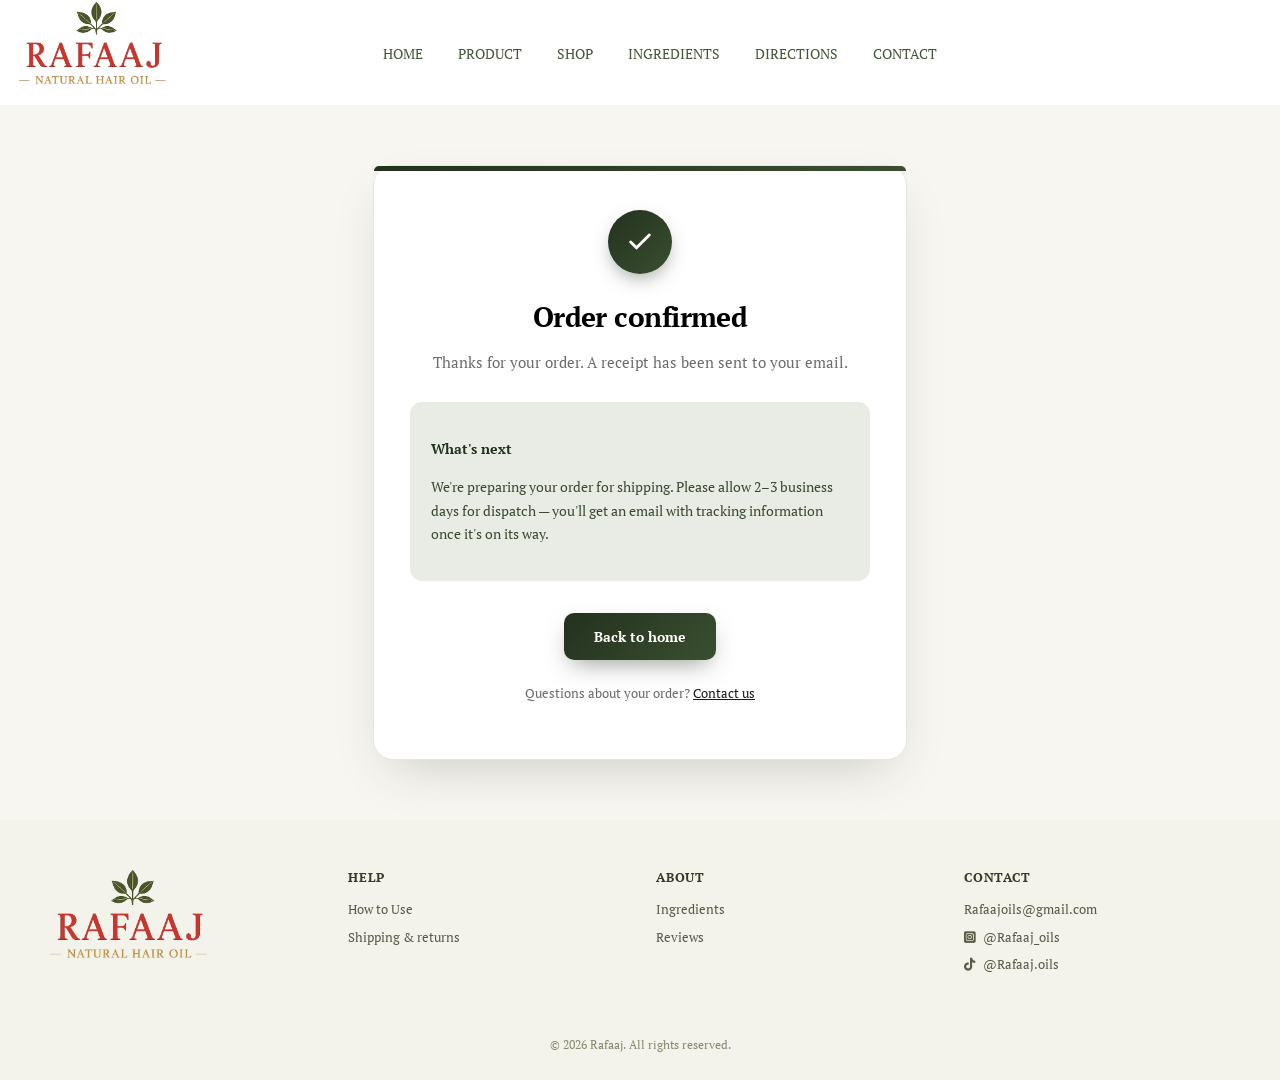
<file: thank-you.html>
<!DOCTYPE html>
<html lang="en">
<head>
    <meta charset="UTF-8">
    <meta name="viewport" content="width=device-width, initial-scale=1.0">
    <title>Rafaaj Oil thank you  </title>

    <link rel="stylesheet" href="global.css">
    <link rel="stylesheet" href="components.css">
    <link rel="stylesheet" href="thank-you.css">

    <link rel="preconnect" href="https://fonts.googleapis.com">
<link rel="preconnect" href="https://fonts.gstatic.com" crossorigin>
<link href="https://fonts.googleapis.com/css2?family=PT+Serif:ital,wght@0,400;0,700;1,400;1,700&display=swap" rel="stylesheet">
    <link rel="stylesheet" href="https://cdnjs.cloudflare.com/ajax/libs/font-awesome/6.7.2/css/all.min.css">
</head>
<body>
    
<header >
    


<nav class="nav-bar"> 

        <a href="index.html"><img src="rafaaj-logo-transparent.png" alt="Rafaaj natural hair oil logo"></a>
        <ul class="nav-links">
  <li class="close-menu-item">
    <button class="close-btn" type="button" aria-label="Close menu">
      <i class="fa-solid fa-xmark"></i>
    </button>
  </li>

  <li><a href="index.html">HOME</a></li>
  <li><a href="index.html">PRODUCT</a></li>
  <li><a href="product.html#shop">SHOP</a></li>
  <li><a href="product.html#accordion">INGREDIENTS</a></li>
  <li><a href="product.html#accordion">DIRECTIONS</a></li>
  <li><a href="#footer">CONTACT</a></li>
</ul>
         

<div class="nav-actions">
  

  <button class="menu-btn" type="button" aria-label="Open menu">
    <i class="fa-solid fa-bars"></i>
  </button>
</div>
            </nav>
</header>



  <main>
    <div class="card">
      <div class="checkmark">
        <svg viewBox="0 0 24 24" fill="none" stroke="#fff" stroke-width="2.5" stroke-linecap="round" stroke-linejoin="round">
          <polyline points="20 6 9 17 4 12"></polyline>
        </svg>
      </div>

      <h1>Order confirmed</h1>
      <p class="subtext">
        Thanks for your order. A receipt has been sent to your email.
      </p>

      <div class="details">
        <p><strong>What's next</strong></p>
        <p>We're preparing your order for shipping. Please allow 2–3 business days for dispatch — you'll get an email with tracking information once it's on its way.</p>
      </div>

      <a href="index.html" class="btn">Back to home</a>

      <p class="support">
        Questions about your order? <a href="mailto:rafaajoils@gmail.com">Contact us</a>
      </p>
    </div>
  </main>

  

<footer id="footer">
  <div class="footer-grid">

    <div class="footer-col">
        <a href="index.html"><img src="rafaaj-logo-transparent.png" alt="Rafaaj natural hair oil logo"></a>
    </div>

    <div class="footer-col">
      <h3>Help</h3>
      <ul>
        <li><a href="product.html#accordion">How to Use</a></li>
        <li><a href="product.html#accordion">Shipping &amp; returns</a></li>
      </ul>
    </div>

    <div class="footer-col">
      <h3>About</h3>
      <ul>
        <li><a href="product.html#accordion">Ingredients</a></li>
        <li><a href="product.html#reviews-product-page">Reviews</a></li>
      </ul>
    </div>

    <div class="footer-col">
      <h3>Contact</h3>
      <p>Rafaajoils@gmail.com</p>

      <a href="https://www.instagram.com/Rafaaj_oils">
        <i class="fa-brands fa-square-instagram"></i> @Rafaaj_oils
      </a>

      <a href="https://www.tiktok.com/@Rafaaj.oils">
        <i class="fa-brands fa-tiktok"></i> @Rafaaj.oils
      </a>
    </div>

  </div>

  <hr class="footer-divider">
  <p class="footer-bottom">© 2026 Rafaaj. All rights reserved.</p>
</footer>

<script src="script.js"></script>
</body>
</html>
</file>
<file: global.css>
/* =========================================================
   GLOBAL.CSS
   Base styles used by every page
   ========================================================= */

body {
    margin: 0;
    padding: 0;
    font-family: "PT Serif", serif;
}

html, body {
    overflow-x: hidden;
}
</file>
<file: components.css>
/* =========================================================
   COMPONENTS.CSS
   Reusable sections used on both the home and product pages
   ========================================================= */

/* ---------- Navigation ---------- */
.nav-bar {
    display: flex;
    justify-content: space-between;
    align-items: center;
    background-color: #ffffff;
    position: relative;
}

.nav-links {
    display: flex;
    list-style: none;
    gap: 35px;
    position: absolute;
    left: 50%;
    transform: translateX(-50%);
    z-index: 1000;
}

.nav-links a {
    text-decoration: none;
    color: #435635;
    font-family: "PT Serif", serif;
    font-weight: 500;
    font-size: 0.875rem;
}

.nav-bar img {
    max-height: 100px;
    margin-left: 10px;
}

.nav-cart {
    text-decoration: none;
    color: #303e26;
    font-size: 1.2rem;
    display: flex;
    align-items: center;
    gap: 8px;
    font-family: "PT Serif", serif;
}

.nav-actions {
    display: flex;
    align-items: center;
    gap: 18px;
    margin-right: 20px;
}

.menu-btn {
    display: none;
    background: none;
    border: none;
    color: #303e26;
    font-size: 1.4rem;
    cursor: pointer;
}

.close-menu-item,
.close-btn {
    display: none;
}

@media (max-width: 879px) {
    .menu-btn {
        display: block;
    }

    .nav-actions {
        position: relative;
        z-index: 900;
    }

    .nav-links {
        position: fixed;
        top: 0;
        left: auto;
        right: 0;
        width: 240px;
        height: 100vh;
        background-color: #ffffff;
        display: flex;
        flex-direction: column;
        align-items: flex-start;
        gap: 28px;
        padding: 30px;
        margin: 0;
        transform: translateX(100%);
        transition: transform 0.3s ease;
        z-index: 1000;
        box-sizing: border-box;
    }

    .nav-links.active {
        transform: translateX(0);
    }

    .close-menu-item {
        display: flex;
        justify-content: flex-end;
        width: 100%;
    }

    .close-btn {
        display: block;
        background: none;
        border: none;
        color: #303e26;
        font-size: 1.5rem;
        cursor: pointer;
    }

    
}




/* ---------- Shared product showcase ---------- */
.product-showcase {
    display: flex;
    justify-content: center;
    align-items: flex-start;
    gap: 40px;
    padding: 40px 20px;
    max-width: 1200px;
    margin: 0 auto;
}

#product-photo {
    display: flex;
    overflow-x: auto;
    width: 40%;
    max-width: 460px;
    height: 550px;
    gap: 0;
    scroll-snap-type: x mandatory;
    border-radius: 8px;
    box-shadow: 0 4px 10px rgba(0, 0, 0, 0.1);
}

#product-photo img {
    width: 100%;
    height: 100%;
    object-fit: cover;
    flex-shrink: 0;
    scroll-snap-align: start;
    display: block;
}

.all-info-product {
    width: 60%;
}

.product-info a {
    text-decoration: none;
    color: #435635;
}

.product-info h2 {
    font-family: "PT Serif", serif;
    font-size: 2.2rem;
    font-weight: 800;
    margin: 0 0 10px;
    letter-spacing: 0.5px;
}

.product-info h3 {
    font-family: "PT Serif", serif;
    font-size: 0.9rem;
    font-weight: 200;
    color: #666;
    margin: 0 0 15px;
    letter-spacing: 1px;
}

.product-info > p:first-of-type {
    font-family: "PT Serif", serif;
    font-size: 1.5rem;
    font-weight: 400;
    color: #435635;
    margin: 0 0 20px;
}

.product-info > p:nth-of-type(2) {
    font-family: "PT Serif", serif;
    font-size: 1.05rem;
    line-height: 1.6;
    color: #444;
    margin: 0 0 25px;
}

.product-info-5 div {
    display: flex;
    align-items: center;
    gap: 12px;
    margin-bottom: 10px;
}

.product-info-5 p {
    font-family: "PT Serif", serif;
    font-size: 0.85rem;
    font-weight: 500;
    color: #444;
    margin: 0;
}

.product-info .product-review-stars {
    color: #d4a017;
    text-decoration: none;
}

.product-info .product-review-stars p {
    color: #d4a017;
    margin: 0;
}

.product-info .product-review-stars:hover {
    text-decoration: underline;
}

/* ---------- Shared purchase controls ---------- */
.product-purchase-options {
    border-top: 1px solid #dbce84;
    border-bottom: 1px solid #dbce84;
    padding: 15px 0;
    margin-top: 20px;
}

.options-row {
    display: flex;
    align-items: center;
    gap: 15px;
    margin-bottom: 12px;
}

.options-label {
    font-weight: 100;
    font-size: 0.85rem;
    color: #435635;
    min-width: 80px;
}

.size-box {
    font-weight: 100;
    font-size: 0.85rem;
    color: #435635;
    border: 1px solid #435635;
    background-color: #f7f5ef;
    padding: 7px 15px;
    border-radius: 2px;
    display: inline-block;
    width: fit-content;
}

.buy-row {
    justify-content: flex-start;
    gap: 20px;
}

.quantity-selector {
    display: flex;
    align-items: center;
    border: 1px solid #d3d3d3;
    border-radius: 4px;
    overflow: hidden;
    width: fit-content;
}

.qty-btn {
    width: 28px;
    height: 32px;
    border: none;
    background: #fff;
    color: #435635;
    cursor: pointer;
    font-size: 1rem;
}

.qty-btn:hover {
    background: #f0f0f0;
}

.qty-input {
    width: 40px;
    height: 32px;
    text-align: center;
    border: none;
    padding: 0;
    font-size: 0.9rem;
    -moz-appearance: textfield;
}

.qty-input::-webkit-outer-spin-button,
.qty-input::-webkit-inner-spin-button {
    -webkit-appearance: none;
    margin: 0;
}

.btn-add-to-cart {
    padding: 10px 20px;
    background: #435635;
    color: #fff;
    border: none;
    cursor: pointer;
}

/* ---------- Footer ---------- */
#footer {
    background-color: #f4f3eb;
    padding: 48px 40px 28px;
    
}

.footer-grid {
    display: grid;
    grid-template-columns: repeat(4, 1fr);
    gap: 32px;
    align-items: start;
}

#footer img {
    width: 180px;
}

.footer-col h3 {
    font-size: 13px;
    font-weight: 600;
    color: #3a3927;
    letter-spacing: 0.06em;
    text-transform: uppercase;
    margin: 0 0 14px;
}

.footer-col p,
.footer-col a {
    font-size: 13px;
    color: #5a5946;
    margin: 0 0 8px;
    display: block;
    text-decoration: none;
    line-height: 1.5;
    
    
}

.footer-col a:hover {
    color: #3a3927;
}

.footer-col i {
    color: #5a5946;
    margin-right: 5px;
    
}

.footer-divider {
    border: none;
    margin: 32px 0 16px;
}

.footer-bottom {
    font-size: 12px;
    color: #8a8870;
    text-align: center;
    margin: 0;
   
}

.footer-col ul {
    list-style: none;
    padding: 0;
    margin: 0;
}

.footer-col li {
    list-style: none;
    padding: 0;
    margin: 0;
}

@media (max-width: 768px) {
    .footer-grid {
        grid-template-columns: 1fr;
        text-align: center;
    }

    #footer {
        padding: 40px 20px;
    }
}

@media (max-width: 800px) {
  .product-showcase {
    display: flex;
    flex-direction: column;
    align-items: center;
    max-width: none;
    width: 100%;
    padding: 30px 0;
  }

  #product-photo {
  width: 88%;
  max-width: 700px;
  height: 600px;
  margin-left: auto;
  margin-right: auto;
}

  .all-info-product {
    width: 100%;
    max-width: none;
    box-sizing: border-box;
    padding: 0 20px;
  }
}


.top-banner{
    background-color: #37462e;
    color: #f4f3eb;
    padding: 9px;
    font-size: smaller;
    text-align: center;
}
</file>
<file: home.css>
/* ==========================================================================
   2. HERO SECTION
   ========================================================================== */
#hero {
    position: relative;
    width: 100%;
    /* Padding-based height prevents iOS Safari vh rendering bugs */
    padding: 80px 5% 100px 5%;
    box-sizing: border-box;

    background-image: url("6-new-hero.PNG");
    /* cover guarantees the background always fills the box without shrinking or white gaps */
    background-size: cover;
    background-position: center right;
    background-repeat: no-repeat;
    
    display: flex;
    align-items: center;
    min-height: 75vh;
}

.hero-info {
    max-width: 580px;
    width: 100%;
    padding: 0;
    box-sizing: border-box;
}

#hero h1 {
    color: #435635;
    font-family: "PT Serif", serif;
    font-weight: 500;
    /* Scales fluidly across screen sizes so it never overflows */
    font-size: clamp(1.75rem, 4.5vw, 3.2rem);
    line-height: 1.15;
    margin: 0 0 16px 0;
}

.hero-word-natural {
    color: #a62b2b;
}

#hero h2 {
    color: #435635;
    font-family: "PT Serif", serif;
    font-weight: 300;
    font-size: clamp(0.9rem, 2vw, 1.05rem);
    line-height: 1.5;
    margin: 0 0 24px 0;
    max-width: 100%;
}

.hero-benefits {
    display: flex;
    gap: 20px;
    flex-wrap: wrap;
    width: 100%;
    margin-bottom: 28px;
}

.benefit {
    display: flex;
    flex-direction: column;
    align-items: center;
    text-align: center;
}

/* Update these rules in your CSS */

.benefit i {
    /* Fluid icon sizing: ranges smoothly from 1.1rem up to 1.4rem */
    font-size: clamp(1.1rem, 3.5vw, 1.4rem);
    color: #435635;
    margin-bottom: 6px;
}

.benefit p {
    margin: 0;
    font-family: "PT Serif", serif;
    /* Fluid text sizing: scales down dynamically on mobile from 0.75rem to 0.65rem */
    font-size: clamp(0.65rem, 2.2vw, 0.75rem);
    color: #435635;
    font-weight: 600;
    letter-spacing: 0.02em;
    line-height: 1.25;
}

/* Ensure mobile rules keep the clean proportion */
@media (max-width: 480px) {
    .hero-benefits {
        display: grid;
        grid-template-columns: repeat(2, 1fr);
        gap: 12px 10px; /* Slightly tighter gap for mobile */
        justify-content: start;
    }

    .benefit i {
        font-size: 1.1rem; /* Tidy icon size on phones */
    }

    .benefit p {
        font-size: 0.68rem; /* Perfectly proportioned text size on phones */
    }
}

.btn-shop-now {
    display: flex;
    align-items: center;
    flex-wrap: wrap;
    gap: 15px 24px;
}

.btn-shop-now a {
    text-decoration: none;
    background-color: #435635;
    color: white;
    padding: 12px 28px;
    border-radius: 4px;
    font-family: "PT Serif", serif;
    white-space: nowrap;
    font-size: 0.95rem;
    transition: background-color 0.2s ease;
}

.btn-shop-now a:hover {
    background-color: #324127;
}

.hero-measure {
    color: #435635;
    font-family: "PT Serif", serif;
    font-weight: 300;
    font-size: 0.95rem;
}

/* ==========================================================================
   3. BENEFITS BANNER
   ========================================================================== */
.benefits-banner {
    /* Changed from full width to max-width with auto-margin for rounding */
    max-width: 1300px;
    width: 90%; /* Leaves slight gap on side before hitting max-width */
    background-color: #f4f3eb;
    margin: 40px auto 40px auto;
    padding: 30px 5%;
    box-sizing: border-box;
    
    /* ADDED BORDER RADIUS */
    border-radius: 12px;
    border: 1px solid rgba(67, 86, 53, 0.12); /* Subtle full border instead of just top/bottom */

    /* Responsive Grid: 4 columns across on desktop */
    display: grid;
    grid-template-columns: repeat(4, 1fr);
    gap: 20px;
}

.feature-item {
    display: flex;
    align-items: center;
    justify-content: center;
    gap: 12px;
}

.feature-item i {
    font-size: 1.8rem;
    color: #435635;
    flex-shrink: 0;
}

.feature-item p {
    font-family: "PT Serif", serif;
    font-size: 0.85rem;
    font-weight: 500;
    color: #435635;
    margin: 0;
    line-height: 1.35;
}

/* ==========================================================================
   4. INGREDIENTS SECTION
   ========================================================================== */
#ingredients-boxes {
    padding: 3rem 1.5rem;
    text-align: center;
}

.ingredients-section h2 {
    font-family: "PT Serif", serif;
    color: #435635;
    font-size: 1.5rem;
}

.ingredients-section h3 {
    font-family: "PT Serif", serif;
    font-size: 0.9rem;
    font-weight: 500;
    padding-bottom: 2vh;
}

.ingredients-row {
    display: flex;
    gap: 22px;
    overflow-x: auto;
    -webkit-overflow-scrolling: touch;
    padding-bottom: 12px;
    justify-content: center;
}

.ingredients-row::-webkit-scrollbar { 
    height: 4px; 
}

.ingredients-row::-webkit-scrollbar-thumb { 
    background: #d4a017; 
    border-radius: 2px; 
}

.ingredients-row > div {
    width: 150px;
    flex-shrink: 0;
    background: #fff;
    border: 0.5px solid #d4a017;
    border-radius: 12px;
    padding: 1rem 0.75rem;
    display: flex;
    flex-direction: column;
    align-items: center;
    text-align: center;
    gap: 10px;
}

.ingredients-row img {
    width: 90px;
    height: 90px;
    border-radius: 50%;
    border: 1.5px solid #d4a017;
    object-fit: cover;
}

.ingredients-row h4 {
    font-size: 13px;
    font-weight: 600;
    margin: 0;
    letter-spacing: 0.04em;
    color: #435635;
}

.ingredients-row p {
    font-size: 12px;
    color: #000000;
    margin: 0;
    line-height: 1.5;
}

/* ==========================================================================
   5. REVIEWS SECTION
   ========================================================================== */
#reviews {
    padding: 3rem 1.5rem;
    text-align: center;
}

#reviews h2 {
    margin: 0 0 1.25rem;
    color: #435635;
    display: flex;
    align-items: center;
    gap: 12px;
    white-space: nowrap;
}

#reviews h2::before,
#reviews h2::after {
    content: '';
    flex: 1;
    height: 2px;
    background-color: #d4a017;
}

.review-boxes {
    display: flex;
    gap: 30px;
    justify-content: center;
    flex-wrap: nowrap;
    overflow-x: auto;
    padding-bottom: 12px;
    scrollbar-width: none;
}

.review-boxes::-webkit-scrollbar {
    display: none;
}

.review-boxes > div {
    border: 0.5px solid #d4a017;
    border-radius: 12px;
    padding: 1.25rem;
    width: 240px;
    flex-shrink: 0;
    display: flex;
    flex-direction: column;
    align-items: center;
    text-align: center;
    gap: 10px;
}

.review-boxes > div p:first-child {
    color: #d4a017;
    font-size: 18px;
    letter-spacing: 2px;
    margin: 0;
}

.review-boxes > div p {
    font-size: 13px;
    line-height: 1.6;
    margin: 0;
}

.view-reviews-btn {
    display: inline-block;
    margin-top: 1.5rem;
    padding: 0.75rem 2rem;
    background-color: #435635;
    color: #fff;
    text-decoration: none;
    border-radius: 8px;
    font-size: 14px;
    font-weight: 200;
    letter-spacing: 0.5px;
    transition: background-color 0.2s ease;
}

.view-reviews-btn:hover {
    background-color: #324127;
}
/* ==========================================================================
   6. MOBILE OVERRIDES (Triggers strictly on phone screens under 480px)
   ========================================================================== */
@media (max-width: 480px) {

    #hero {
        min-height: auto;
        padding: 40px 16px 50px 16px;
        background-position: center center;
        margin-bottom: 30px !important;
    }

    .hero-info {
        background: none;
        padding: 0;
        border-radius: 0;
        backdrop-filter: none;
        text-align: left;
    }

    /* Switches to 2x2 grid strictly on narrow phone screens */
    .hero-benefits {
        display: grid;
        grid-template-columns: repeat(2, 1fr);
        gap: 16px 10px;
        justify-content: start;
    }

    .benefit {
        align-items: flex-start;
        text-align: left;
    }

    .btn-shop-now {
        justify-content: flex-start;
    }

    .benefits-banner {
        grid-template-columns: repeat(2, 1fr);
        gap: 20px 12px;
        padding: 24px 16px;
        width: 92%;
        margin-bottom: 30px;
    }

    .feature-item {
        justify-content: flex-start;
    }

    .ingredients-row {
        justify-content: flex-start;
    }

    .ingredients-row > div {
        width: 135px;
    }

    .review-boxes {
        justify-content: flex-start;
    }

    .review-boxes > div {
        width: 200px;
    }
}

@media (max-width: 380px) {
    /* Tight mobile displays (e.g. iPhone SE) */
    .benefits-banner {
        grid-template-columns: 1fr; /* Stacks to single column on very small screens */
    }
}

@media (max-width: 768px) {
    .benefits-banner {
        grid-template-columns: repeat(2, 1fr);
        gap: 20px 12px;
        padding: 24px 16px;
        width: 92%;
        
        /* Spacing for mobile screens */
        margin: 25px auto 30px auto;
    }
}
</file>
<file: cart.css>
/* =========================
   Base
========================= */

body {
    font-family: Poppins, sans-serif;
    background: #f8f6f1;
    color: #23311e;
}


/* =========================
   Cart layout
========================= */

.cart-page {
    width: 90%;
    max-width: 1200px;
    margin: 70px auto;
}

.cart-heading {
    display: flex;
    align-items: center;
    justify-content: space-between;
    margin-bottom: 50px;
}

.cart-heading h1 {
    margin: 0;
    font-size: 42px;
    font-weight: 600;
}

.continue-shopping {
    color: #435635;
    font-weight: 500;
    text-decoration: none;
}

.continue-shopping:hover {
    text-decoration: underline;
}


/* =========================
   Cart column headings
========================= */

.cart-titles {
    display: flex;
    align-items: center;
    justify-content: space-between;
    padding-bottom: 20px;
    border-bottom: 1px solid #ddd;
    color: #777;
    font-weight: 500;
}

.cart-titles p {
    flex: 1;
    margin: 0;
}

.cart-titles p:first-child {
    text-align: left;
}

.cart-titles p:nth-child(2) {
    text-align: center;
}

.cart-titles p:last-child {
    text-align: right;
}


/* =========================
   Product information
========================= */

.product-details {
    display: flex;
    align-items: center;
}

.product-details img {
    width: 170px;
    height: 200px;
    margin-right: 30px;
    border-radius: 18px;
    object-fit: cover;
}

.product-info {
    display: flex;
    flex-direction: column;
    gap: 10px;
}

.product-info h2 {
    margin: 0;
    font-size: 25px;
}

.size {
    margin: 5px 0 0;
    color: #777;
    font-size: 14px;
}

.stock,
.remove {
    display: flex;
    align-items: center;
    gap: 10px;
    font-size: 14px;
}

.stock p,
.remove p {
    margin: 0;
}

.stock {
    color: #435635;
}

.remove {
    color: #666;
    cursor: pointer;
}

.remove:hover {
    color: #435635;
}


/* =========================
   Quantity selector
========================= */

.quantity-selector {
    display: flex;
    align-items: center;
    justify-content: center;
    gap: 15px;
}

.quantity-selector button {
    width: 42px;
    height: 42px;
    border: none;
    border-radius: 10px;
    background: #efede8;
    font-size: 22px;
    cursor: pointer;
}

.quantity-selector button:hover {
    background: #e3e0da;
}

.quantity-selector input {
    width: 55px;
    height: 42px;
    border: 1px solid #ddd;
    border-radius: 10px;
    font-size: 16px;
    text-align: center;
    appearance: textfield;
    -moz-appearance: textfield;
}

.quantity-selector input::-webkit-outer-spin-button,
.quantity-selector input::-webkit-inner-spin-button {
    margin: 0;
    -webkit-appearance: none;
}

.price {
    font-size: 23px;
    font-weight: 600;
    text-align: right;
}


/* =========================
   Order summary and discount
========================= */

.cart-bottom {
    display: grid;
    grid-template-columns: 1fr;
    align-items: start;
    gap: 40px;
    margin-top: 60px;
}

.order-summary,
.discount-box {
    width: 100%;
    min-width: 0;
    padding: 35px;
    box-sizing: border-box;
    border-radius: 18px;
    background: #fff;
    box-shadow: 0 10px 30px rgba(0, 0, 0, 0.05);
}


/* =========================
   Order summary
========================= */

.order-summary h2 {
    margin: 0 0 30px;
}

.summary-row {
    display: flex;
    justify-content: space-between;
    margin-bottom: 18px;
}

.summary-row.total {
    padding-top: 20px;
    border-top: 1px solid #ddd;
    font-size: 20px;
    font-weight: 700;
}

.checkout-btn {
    display: flex;
    align-items: center;
    justify-content: center;

    width: 100%;
    height: 55px;
    margin-top: 30px;

    border: none;
    border-radius: 12px;

    background: #435635;
    color: #fff;

    font-size: 16px;
    font-weight: 600;

    text-decoration: none;
    cursor: pointer;

    box-sizing: border-box;
}

.checkout-btn:hover {
    background: #34462a;
}

.checkout-btn:hover {
    background: #34462a;
}


/* =========================
   Discount box
========================= */

.discount-title {
    display: flex;
    align-items: center;
    gap: 12px;
    margin-bottom: 25px;
}

.discount-title h3 {
    margin: 0;
    font-size: 18px;
}

.discount-title i {
    color: #435635;
    font-size: 18px;
}

.discount-input {
    display: flex;
    gap: 12px;
    min-width: 0;
}

.discount-input input {
    flex: 1;
    min-width: 0;
    height: 52px;
    padding: 0 18px;
    border: 1px solid #ddd;
    border-radius: 10px;
    box-sizing: border-box;
    font-size: 15px;
}

.discount-input input:focus {
    outline: none;
    border-color: #435635;
}

.discount-input button {
    width: 100px;
    flex-shrink: 0;
    border: none;
    border-radius: 10px;
    background: #435635;
    color: #fff;
    font-size: 15px;
    font-weight: 600;
    cursor: pointer;
}

.discount-input button:hover {
    background: #34462a;
}

#discountMessage {
    margin: 18px 0 0;
    font-size: 14px;
}


/* =========================
   Tablet
========================= */

@media (max-width: 800px) {
    .cart-heading {
        margin-bottom: 35px;
    }

    .cart-heading h1 {
        font-size: 36px;
    }

    .cart-bottom {
        grid-template-columns: 1fr;
    }

    .order-summary {
        order: 1;
    }

    .discount-box {
        order: 2;
        padding: 25px;
    }

    .discount-title h3 {
        font-size: 17px;
    }
}


/* =========================
   Mobile
========================= */

@media (max-width: 480px) {
    .cart-page {
        width: 92%;
        margin: 40px auto;
    }

    .cart-heading {
        align-items: flex-start;
        flex-direction: column;
        gap: 15px;
    }

    .cart-heading h1 {
        font-size: 32px;
    }

    .product-details img {
        width: 120px;
        height: 150px;
        margin-right: 18px;
    }

    .product-info h2 {
        font-size: 20px;
    }

    .order-summary,
    .discount-box {
        padding: 20px;
    }

    .discount-input {
        flex-direction: column;
    }

    .discount-input button {
        width: 100%;
        height: 48px;
    }
}




.empty-cart-message {
  width: 100%;
  padding: 80px 20px;
  text-align: center;
}

.empty-cart-message i {
  margin-bottom: 20px;
  font-size: 50px;
}

.empty-cart-message h2 {
  margin-bottom: 10px;
  font-size: 32px;
}

.empty-cart-message p {
  margin-bottom: 25px;
}

.empty-cart-message a {
  display: inline-block;
  padding: 12px 24px;
  color: white;
  background-color: black;
  text-decoration: none;
}

.hidden {
    display: none;
}
.discount-box {
    display: none;
}
</file>
<file: product.css>
/* =========================================================
   PRODUCT.CSS
   Styles used only by product.html
   ========================================================= */

/* ---------- Delivery and payment information ---------- */

body{
    background:#F8F6F1;
}

.delivery-note {
    font-size: 12px;
    color: #6b6b6b;
    text-align: center;
    margin-top: 8px;
}

.trust-icons {
    display: flex;
    justify-content: center;
    gap: 14px;
    margin-top: 10px;
    font-size: 20px;
    color: #999;
}

/* ---------- Product accordion ---------- */
.product-accordion {
    font-family: "PT Serif", serif;
    font-size: 0.9rem;
    color: #444;
    margin-top: 1px;
    padding-left: 3vw;
    padding-right: 3vw;
}

.product-accordion details {
    border-bottom: 1px solid #e1e0dc;
    padding: 16px 0;
}

.product-accordion summary {
    cursor: pointer;
    list-style: none;
    display: flex;
    justify-content: space-between;
    align-items: center;
    color: #435635;
    font-weight: 600;
    letter-spacing: 1px;
}

.product-accordion summary::after {
    content: "+";
    font-size: 1.5rem;
    font-weight: 300;
    color: #435635;
    margin-left: 20px;
}

.product-accordion details[open] summary::after {
    content: "-";
}

.product-accordion p,
.product-accordion li {
    font-size: 0.9rem;
    line-height: 1.7;
    color: #555;
}

.product-accordion p {
    margin: 12px 0 0;
}

.product-accordion ul {
    margin: 12px 0 0;
    padding-left: 20px;
}

/* ---------- Full customer reviews ---------- */
#reviews-product-page {
    width: 100%;
    padding: 70px 24px;
    box-sizing: border-box;
}

#reviews-product-page > h2,
.reviews-summary {
    text-align: center;
}

.all-reviews-box-product {
    width: 100%;
    max-width: 1100px;
    margin: 50px auto 0;
    box-sizing: border-box;
    border-top: 1px solid #c9c7c1;
}

.review-photo {
    display: flex;
    gap: 40px;
    justify-content: center;
    margin: 40px 0;
}

.review-photo img {
    width: 250px;
    height: 350px;
    object-fit: cover;
    border-radius: 8px;
}

.review-item {
    display: grid;
    grid-template-columns: 180px minmax(0, 1fr);
    column-gap: 50px;
    align-items: start;
    padding: 34px 0;
    border-bottom: 1px solid #c9c7c1;
}

.review-rating {
    grid-column: 1;
    margin: 0 0 10px;
    font-size: 0.9rem;
    line-height: 1;
    letter-spacing: 0.12em;
}

.review-author {
    grid-column: 1;
    margin: 0;
    color: #171717;
    font-family: Arial, Helvetica, sans-serif;
    font-size: 0.76rem;
    font-weight: 700;
    line-height: 1.4;
    letter-spacing: 0.11em;
    text-transform: uppercase;
}

.review-text {
    grid-column: 2;
    grid-row: 1 / span 2;
    max-width: 850px;
    margin: 0;
    color: #383838;
    font-family: Arial, Helvetica, sans-serif;
    font-size: 0.98rem;
    font-weight: 400;
    line-height: 1.75;
    overflow-wrap: anywhere;
}

.review-item.review-hidden {
    display: none;
}

#load-more-reviews {
    display: block;
    margin: 35px auto 0;
    padding: 13px 30px;
    border: 1px solid #435635;
    border-radius: 4px;
    background-color: #435635;
    color: #ffffff;
    font-family: "PT Serif", serif;
    font-size: 0.85rem;
    letter-spacing: 0.05em;
    cursor: pointer;
    transition: background-color 0.2s ease, color 0.2s ease;
}

#load-more-reviews:hover {
    background-color: transparent;
    color: #435635;
}

#load-more-reviews:focus-visible {
    outline: 2px solid #435635;
    outline-offset: 4px;
}

@media (max-width: 800px) {
    .review-item {
        grid-template-columns: 145px minmax(0, 1fr);
        column-gap: 30px;
    }
}

@media (max-width: 600px) {
    .review-item {
        display: block;
        padding: 26px 0;
    }

    .review-rating {
        margin-bottom: 9px;
    }

    .review-author {
        margin-bottom: 18px;
    }

    .review-text {
        max-width: none;
        font-size: 0.94rem;
        line-height: 1.65;
    }
}
.review-photo {
    display: flex;
    gap: 20px;
    justify-content: flex-start;
    flex-wrap: nowrap;
    overflow-x: auto;
    margin: 40px 0;
    padding-bottom: 8px;

    scrollbar-width: none;
}

.review-photo::-webkit-scrollbar {
    display: none;
}

.review-photo img,
.review-photo video {
    width: 220px;
    height: 350px;
    object-fit: cover;
    border-radius: 10px;
    flex: 0 0 220px;
}
</file>
<file: thank-you.css>
:root {
  --ink: #1a1a1a;
  --muted: #6b6b6b;
  --line: #e5e5e5;
  --bg: #f8f6f1;
  --green: #23311e;
  --green-light: #e9ece4;
}

main {
  flex: 1;
  display: flex;
  align-items: center;
  justify-content: center;
  padding: 60px 24px;
  position: relative;
  overflow: hidden;
  background: #f8f6f1;
}

.card {
  max-width: 460px;
  width: 100%;
  text-align: center;
  background: #ffffff;
  border: 1px solid var(--line);
  border-radius: 20px;
  padding: 44px 36px;
  box-shadow: 0 20px 50px -20px rgba(35, 49, 30, 0.25);
  position: relative;
}

.card::before {
  content: "";
  position: absolute;
  top: 0;
  left: 0;
  right: 0;
  height: 5px;
  border-radius: 20px 20px 0 0;
  background: linear-gradient(90deg, #23311e, #3a4f30);
}

.checkmark {
  width: 64px;
  height: 64px;
  border-radius: 50%;
  background: linear-gradient(135deg, #23311e, #3a4f30);
  display: flex;
  align-items: center;
  justify-content: center;
  margin: 0 auto 24px;
  box-shadow: 0 8px 20px -6px rgba(35, 49, 30, 0.5);
}

.checkmark svg {
  width: 28px;
  height: 28px;
}

.badge {
  display: inline-block;
  background: var(--green-light);
  color: var(--green);
  font-size: 12px;
  font-weight: 600;
  letter-spacing: 0.04em;
  text-transform: uppercase;
  padding: 5px 12px;
  border-radius: 999px;
  margin-bottom: 16px;
}

h1 {
  font-size: 28px;
  letter-spacing: -0.02em;
  margin-bottom: 12px;
}

.subtext {
  color: var(--muted);
  font-size: 15px;
  line-height: 1.6;
  margin-bottom: 28px;
}

.details {
  border: 1px solid var(--green-light);
  background: var(--green-light);
  border-radius: 12px;
  padding: 20px;
  text-align: left;
  margin-bottom: 32px;
}

.details p {
  font-size: 14px;
  color: #3a4a30;
  line-height: 1.7;
}

.details p + p {
  margin-top: 4px;
}

.details strong {
  color: var(--green);
  font-weight: 700;
}

.btn {
  display: inline-block;
  background: linear-gradient(135deg, #23311e, #3a4f30);
  color: #fff;
  text-decoration: none;
  font-size: 14px;
  font-weight: 600;
  padding: 14px 30px;
  border-radius: 10px;
  box-shadow: 0 10px 24px -8px rgba(35, 49, 30, 0.5);
  transition: transform 0.15s ease, box-shadow 0.15s ease;
}

.btn:hover {
  transform: translateY(-2px);
  box-shadow: 0 14px 28px -8px rgba(35, 49, 30, 0.6);
}

.support {
  margin-top: 24px;
  font-size: 13px;
  color: var(--muted);
}

.support a {
  color: var(--ink);
  text-decoration: underline;
}
</file>
